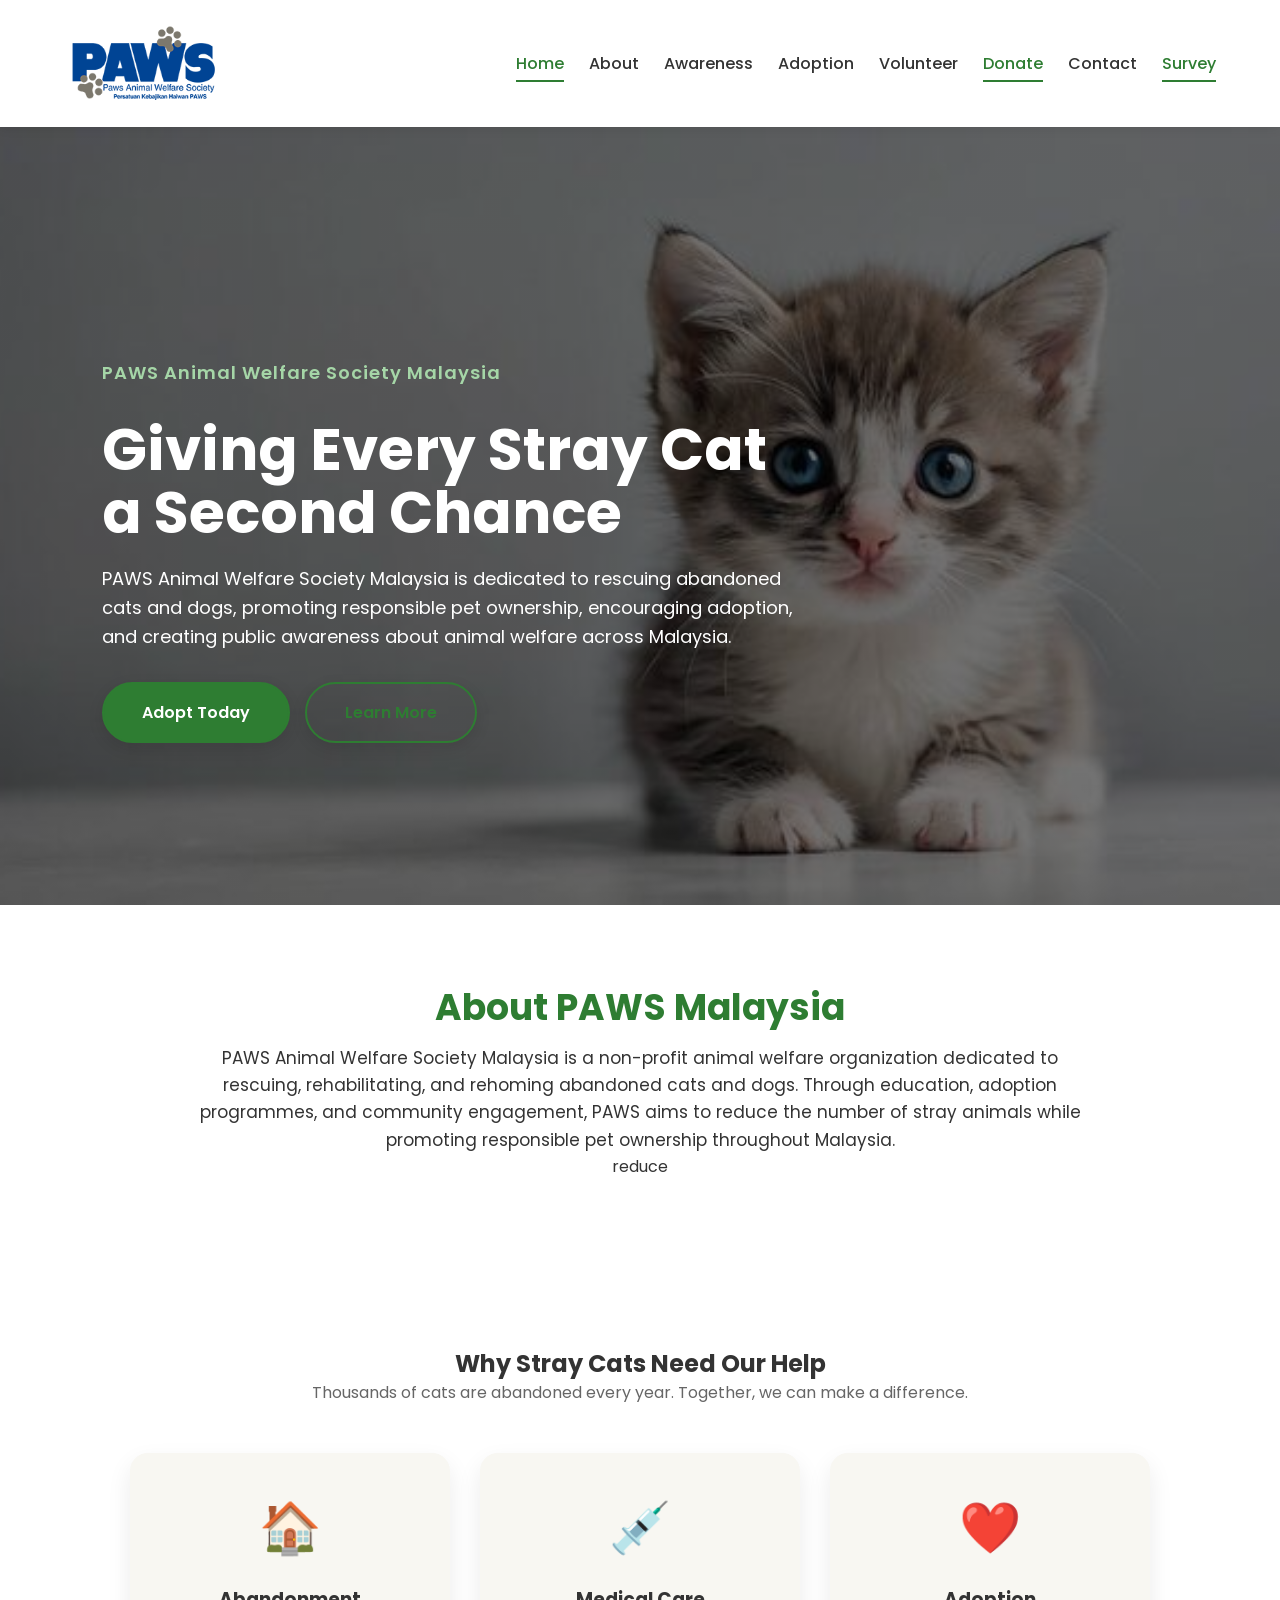
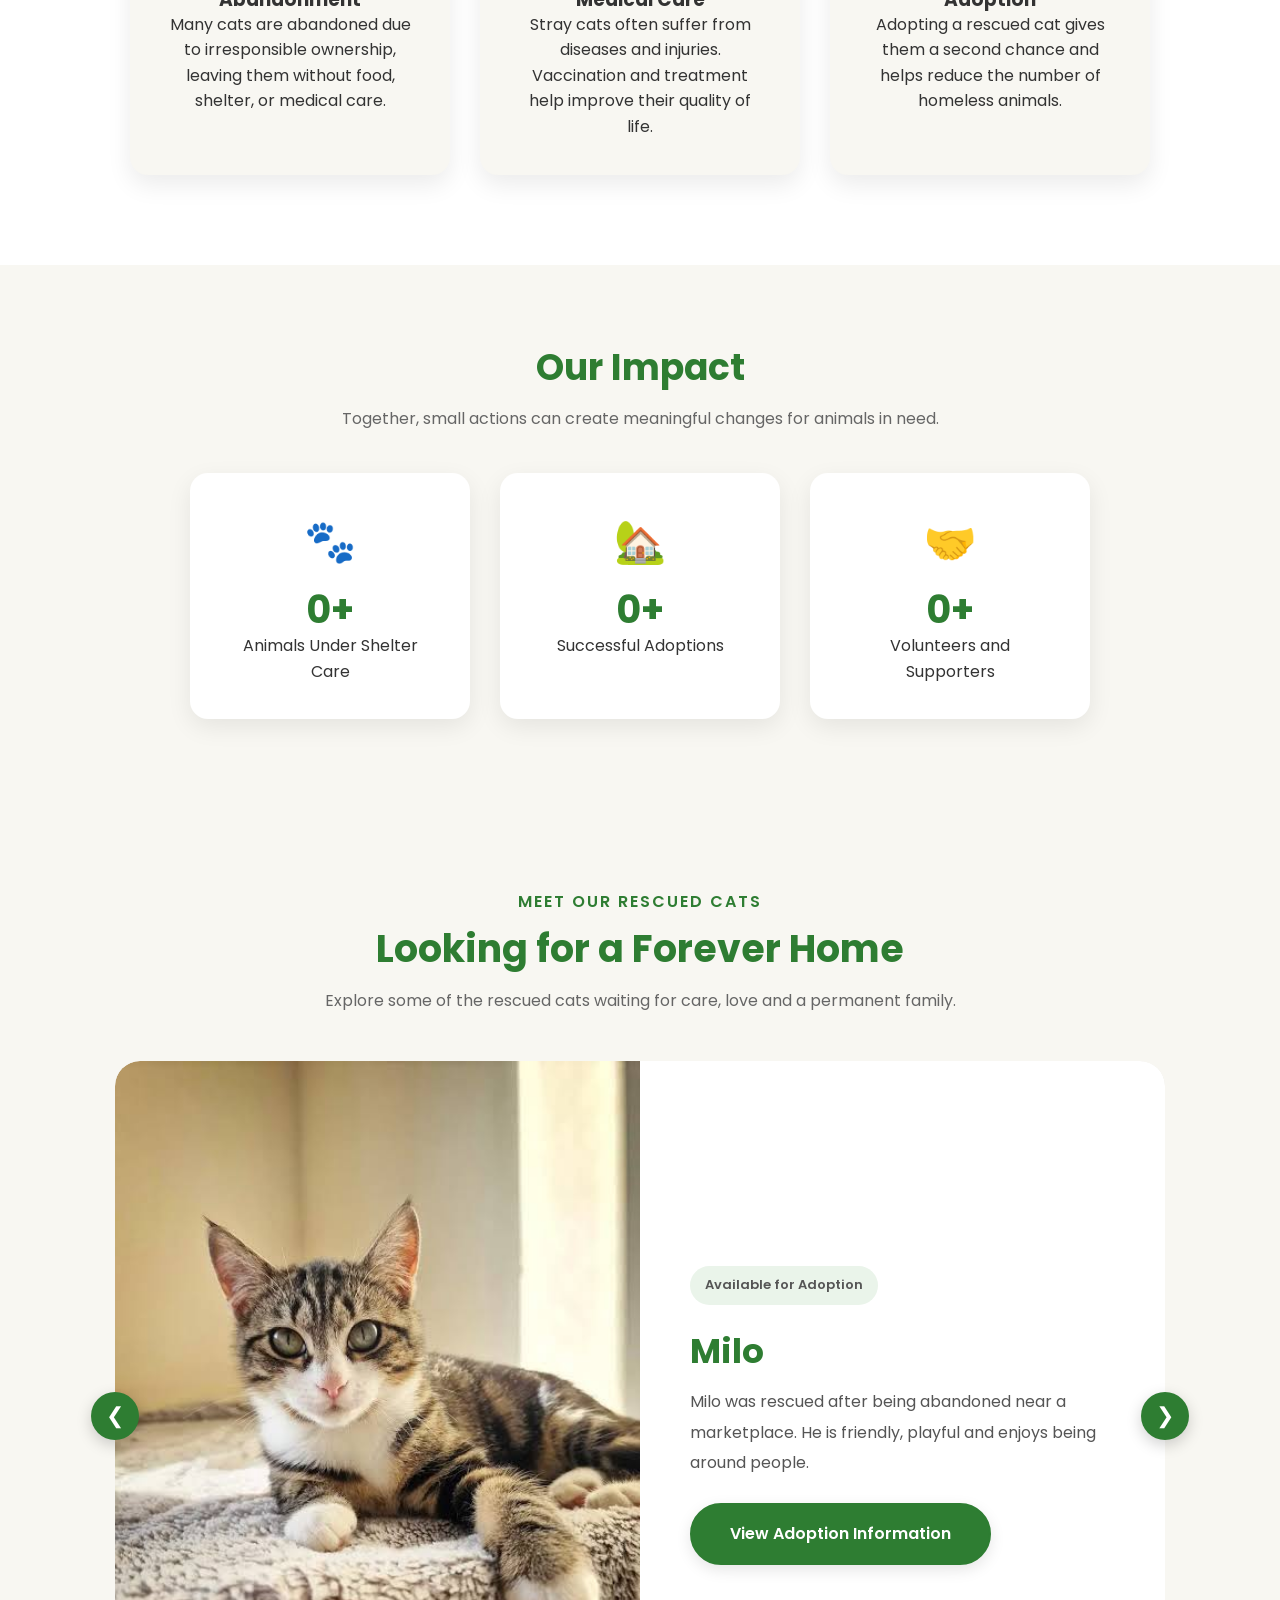
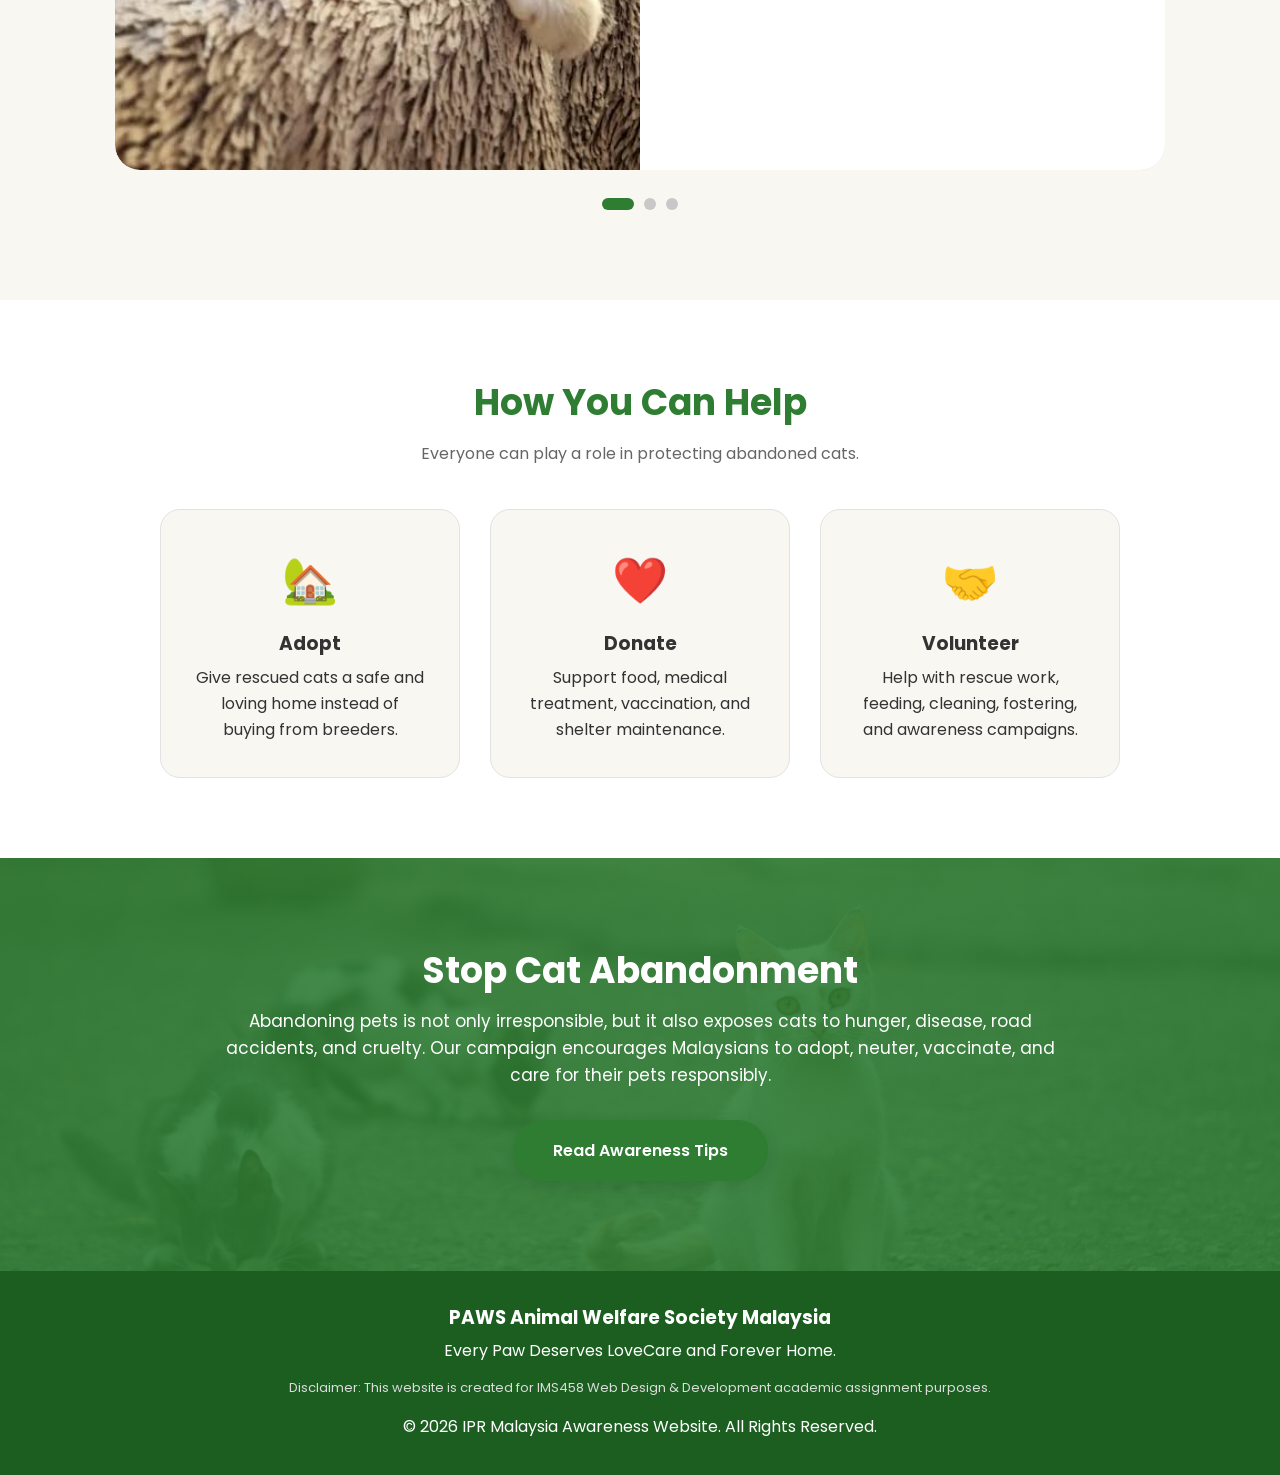
<file: index.html>
<!DOCTYPE html>
<html lang="en">
<head>
    <meta charset="UTF-8">
    <meta name="viewport" content="width=device-width, initial-scale=1.0">
 <title>PAWS Animal Welfare Society Malaysia</title>

    <link rel="stylesheet" href="style.css">

    <link href="https://fonts.googleapis.com/css2?family=Poppins:wght@300;400;600;700&display=swap" rel="stylesheet">
</head>

<body>

    <!-- HEADER -->
    <header>
        <nav class="navbar">
            <a href="index.html" class="logo">
              <img src="images/paws-logo.png" alt="PAWS Malaysia Logo"> 
            </a>

            <ul class="nav-links">
                <li><a href="index.html" class="active">Home</a></li>
                <li><a href="about.html">About</a></li>
                <li><a href="awareness.html">Awareness</a></li>
                <li><a href="adoption.html">Adoption</a></li>
                <li><a href="volunteer.html">Volunteer</a></li>
                <li><a href="donate.html"class="active">Donate</a></li>
                <li><a href="contact.html">Contact</a></li>
                <li><a href="survey.html" class="active">Survey</a></li>
            </ul>
        </nav>
    </header>

    <!-- HERO SECTION -->
    <section class="hero">
        <div class="hero-content">
             <p class="tagline">PAWS Animal Welfare Society Malaysia</p>

             <h1>Giving Every Stray Cat a Second Chance</h1>

             <p>
              PAWS Animal Welfare Society Malaysia is dedicated to rescuing abandoned cats and dogs,
             promoting responsible pet ownership, encouraging adoption, and creating public awareness
             about animal welfare across Malaysia.
             </p>

            <div class="hero-buttons">
                <a href="adoption.html" class="btn primary-btn">Adopt Today</a>
                <a href="awareness.html" class="btn secondary-btn">Learn More</a>
            </div>
        </div>
    </section>

    <!-- INTRO SECTION -->
   <section class="intro fade-in">
        <div class="intro-text">
            <h2>About PAWS Malaysia</h2>
            <p>
              <p>
             PAWS Animal Welfare Society Malaysia is a non-profit animal welfare organization dedicated
             to rescuing, rehabilitating, and rehoming abandoned cats and dogs. Through education,
             adoption programmes, and community engagement, PAWS aims to reduce the number of stray
             animals while promoting responsible pet ownership throughout Malaysia.
</p>reduce
        
            </p>
        </div>
    </section>
    <!-- WHY STRAY CATS NEED HELP -->

<section class="why fade-in">

    <h2>Why Stray Cats Need Our Help</h2>

    <p class="section-desc">
        Thousands of cats are abandoned every year. Together, we can make a difference.
    </p>

    <div class="why-container">

        <div class="why-card">
            <div class="why-icon">🏠</div>
            <h3>Abandonment</h3>
            <p>
                Many cats are abandoned due to irresponsible ownership,
                leaving them without food, shelter, or medical care.
            </p>
        </div>

        <div class="why-card">
            <div class="why-icon">💉</div>
            <h3>Medical Care</h3>
            <p>
                Stray cats often suffer from diseases and injuries.
                Vaccination and treatment help improve their quality of life.
            </p>
        </div>

        <div class="why-card">
            <div class="why-icon">❤️</div>
            <h3>Adoption</h3>
            <p>
                Adopting a rescued cat gives them a second chance
                and helps reduce the number of homeless animals.
            </p>
        </div>

    </div>

</section>

    <!-- IMPACT SECTION -->
    <section class="impact fade-in" id="impact">

    <h2>Our Impact</h2>

    <p class="section-desc">
        Together, small actions can create meaningful changes for animals in need.
    </p>

    <div class="impact-container">

        <div class="impact-box">
            <div class="impact-icon">🐾</div>

            <h3>
                <span class="counter" data-target="500">0</span>+
            </h3>

            <p>Animals Under Shelter Care</p>
        </div>

        <div class="impact-box">
            <div class="impact-icon">🏡</div>

            <h3>
                <span class="counter" data-target="350">0</span>+
            </h3>

            <p>Successful Adoptions</p>
        </div>

        <div class="impact-box">
            <div class="impact-icon">🤝</div>

            <h3>
                <span class="counter" data-target="100">0</span>+
            </h3>

            <p>Volunteers and Supporters</p>
        </div>

    </div>

</section>
<!-- ADOPTABLE CAT SLIDER -->

<section class="cat-slider-section fade-in">

    <div class="slider-heading">
        <p class="small-title">Meet Our Rescued Cats</p>

        <h2>Looking for a Forever Home</h2>

        <p class="section-desc">
            Explore some of the rescued cats waiting for care, love and a permanent family.
        </p>
    </div>

    <div class="slider">

        <button class="slider-btn previous-btn" type="button"> 
            &#10094;
        </button>

        <div class="slides">

            <article class="slide active">

                <div class="slide-image">
                    <img src="images/rescue1.jpg"
                         alt="Milo, a rescued cat">
                </div>

                <div class="slide-content">
                    <p class="cat-status">Available for Adoption</p>

                    <h3>Milo</h3>

                    <p>
                        Milo was rescued after being abandoned near a marketplace.
                        He is friendly, playful and enjoys being around people.
                    </p>

                    <a href="adoption.html" class="btn primary-btn">
                        View Adoption Information
                    </a>
                </div>

            </article>

            <article class="slide">

                <div class="slide-image">
                    <img src="images/rescue2.jpg"
                         alt="Luna, a rescued cat">
                </div>

                <div class="slide-content">
                    <p class="cat-status">Available for Adoption</p>

                    <h3>Luna</h3>

                    <p>
                        Luna was rescued together with her kittens. She is calm,
                        affectionate and ready to begin a new life with a caring family.
                    </p>

                    <a href="adoption.html" class="btn primary-btn">
                        View Adoption Information
                    </a>
                </div>

            </article>

            <article class="slide">

                <div class="slide-image">
                    <img src="images/rescue3.jpg"
                         alt="Leo, a rescued cat">
                </div>

                <div class="slide-content">
                    <p class="cat-status">Available for Adoption</p>

                    <h3>Leo</h3>

                    <p>
                        Leo was found injured near a roadside. After receiving care,
                        he recovered well and is now looking for a safe indoor home.
                    </p>

                    <a href="adoption.html" class="btn primary-btn">
                        View Adoption Information
                    </a>
                </div>

            </article>

        </div>

       <button class="slider-btn next-btn" type="button">
         &#10095;
       </button>

    </div>

    <div class="slider-dots">

        <button class="dot active"
                type="button"
                data-slide="0"
                aria-label="Show Milo"></button>

        <button class="dot"
                type="button"
                data-slide="1"
                aria-label="Show Luna"></button>

        <button class="dot"
                type="button"
                data-slide="2"
                aria-label="Show Leo"></button>

    </div>

</section>

    <!-- HELP SECTION -->
   <section class="help fade-in">
        <h2>How You Can Help</h2>
        <p class="section-desc">Everyone can play a role in protecting abandoned cats.</p>

        <div class="help-container">

            <div class="help-card">
                <div class="icon">🏡</div>
                <h3>Adopt</h3>
                <p>Give rescued cats a safe and loving home instead of buying from breeders.</p>
            </div>

            <div class="help-card">
                <div class="icon">❤️</div>
                <h3>Donate</h3>
                <p>Support food, medical treatment, vaccination, and shelter maintenance.</p>
            </div>

            <div class="help-card">
                <div class="icon">🤝</div>
                <h3>Volunteer</h3>
                <p>Help with rescue work, feeding, cleaning, fostering, and awareness campaigns.</p>
            </div>

        </div>
    </section>

    <!-- CAMPAIGN SECTION -->
   <section class="campaign fade-in">
        <div class="campaign-content">
            <h2>Stop Cat Abandonment</h2>
            <p>
                Abandoning pets is not only irresponsible, but it also exposes cats to hunger, disease,
                road accidents, and cruelty. Our campaign encourages Malaysians to adopt, neuter, vaccinate,
                and care for their pets responsibly.
            </p>
            <a href="awareness.html" class="btn primary-btn">Read Awareness Tips</a>
        </div>
    </section>

    <!-- FOOTER -->
    <footer>
        <h3>PAWS Animal Welfare Society Malaysia</h3>
        <p>Every Paw Deserves LoveCare and Forever Home.</p>

        <p class="disclaimer">
            Disclaimer: This website is created for IMS458 Web Design & Development academic assignment purposes.
        </p>
        <p>&copy; 2026 IPR Malaysia Awareness Website. All Rights Reserved.</p>
    </footer>

  <script src="js/script.js"></script>
</body>
</html>
</file>
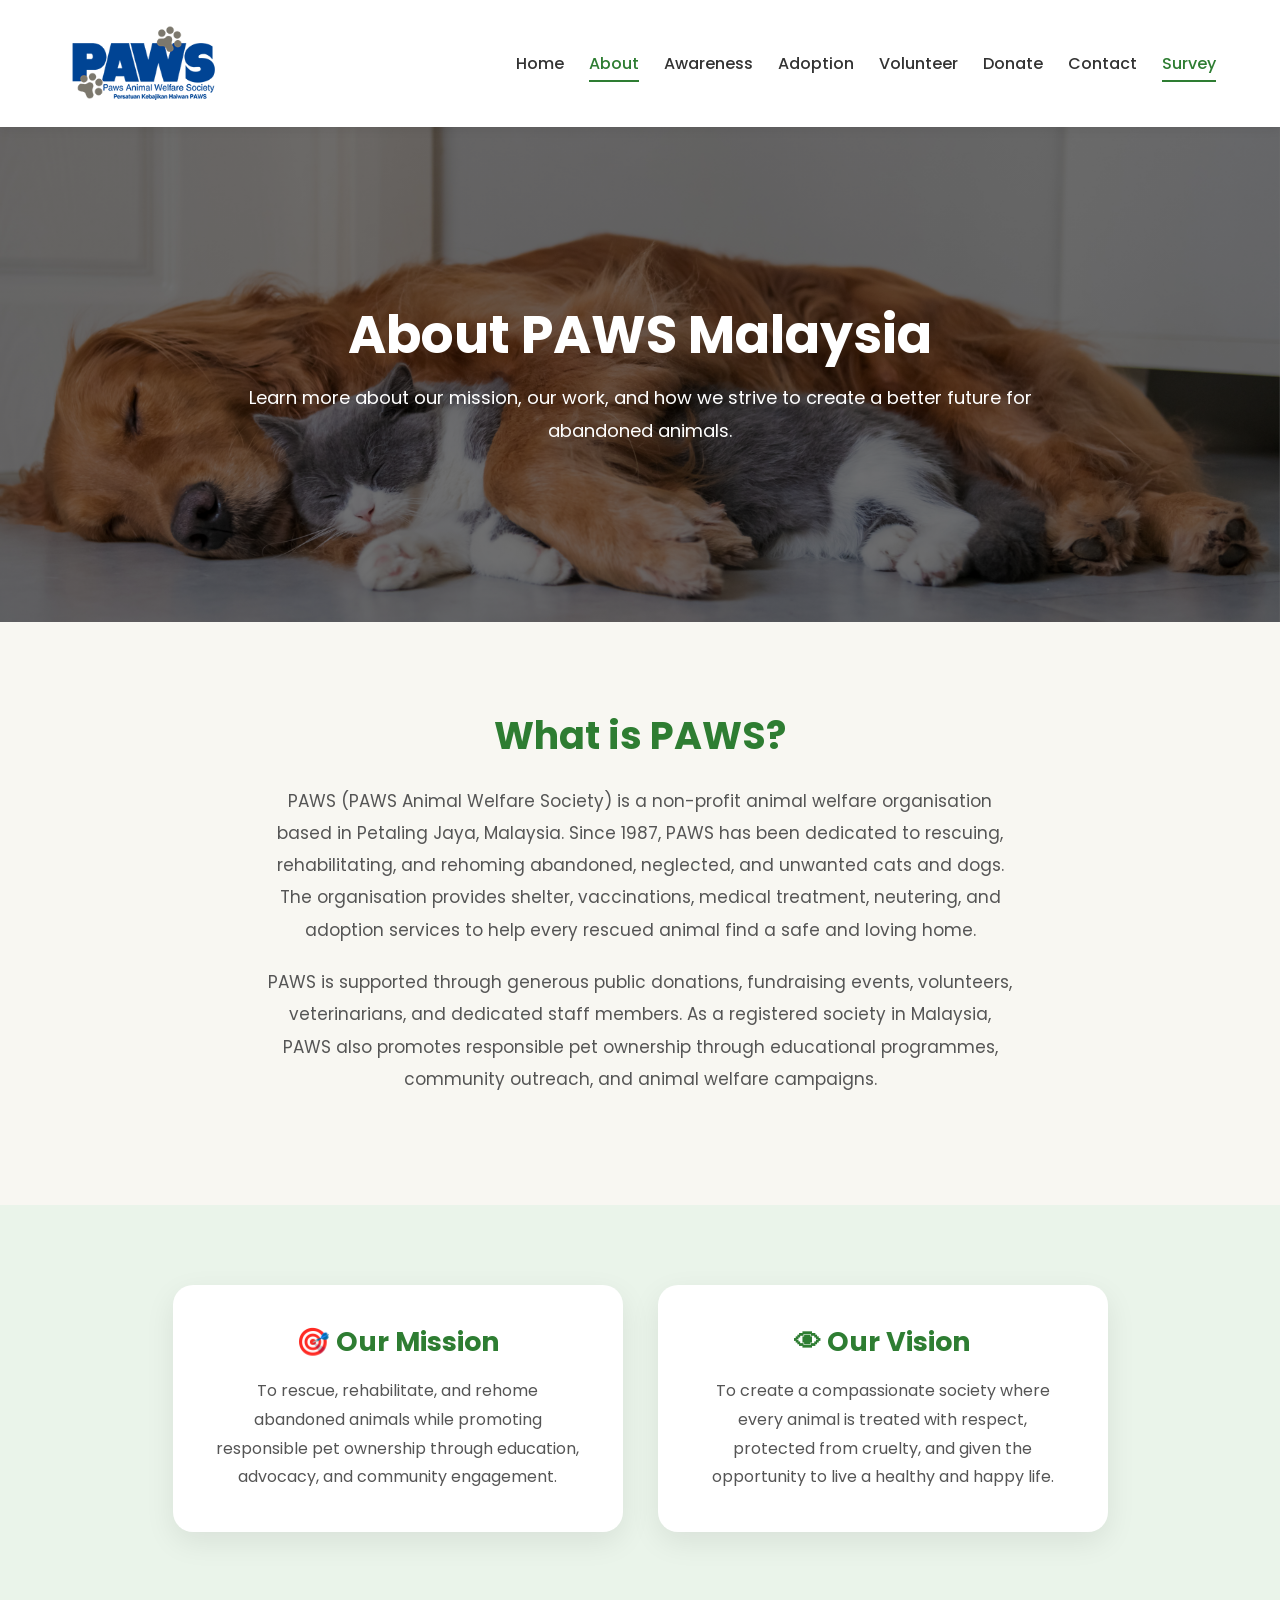
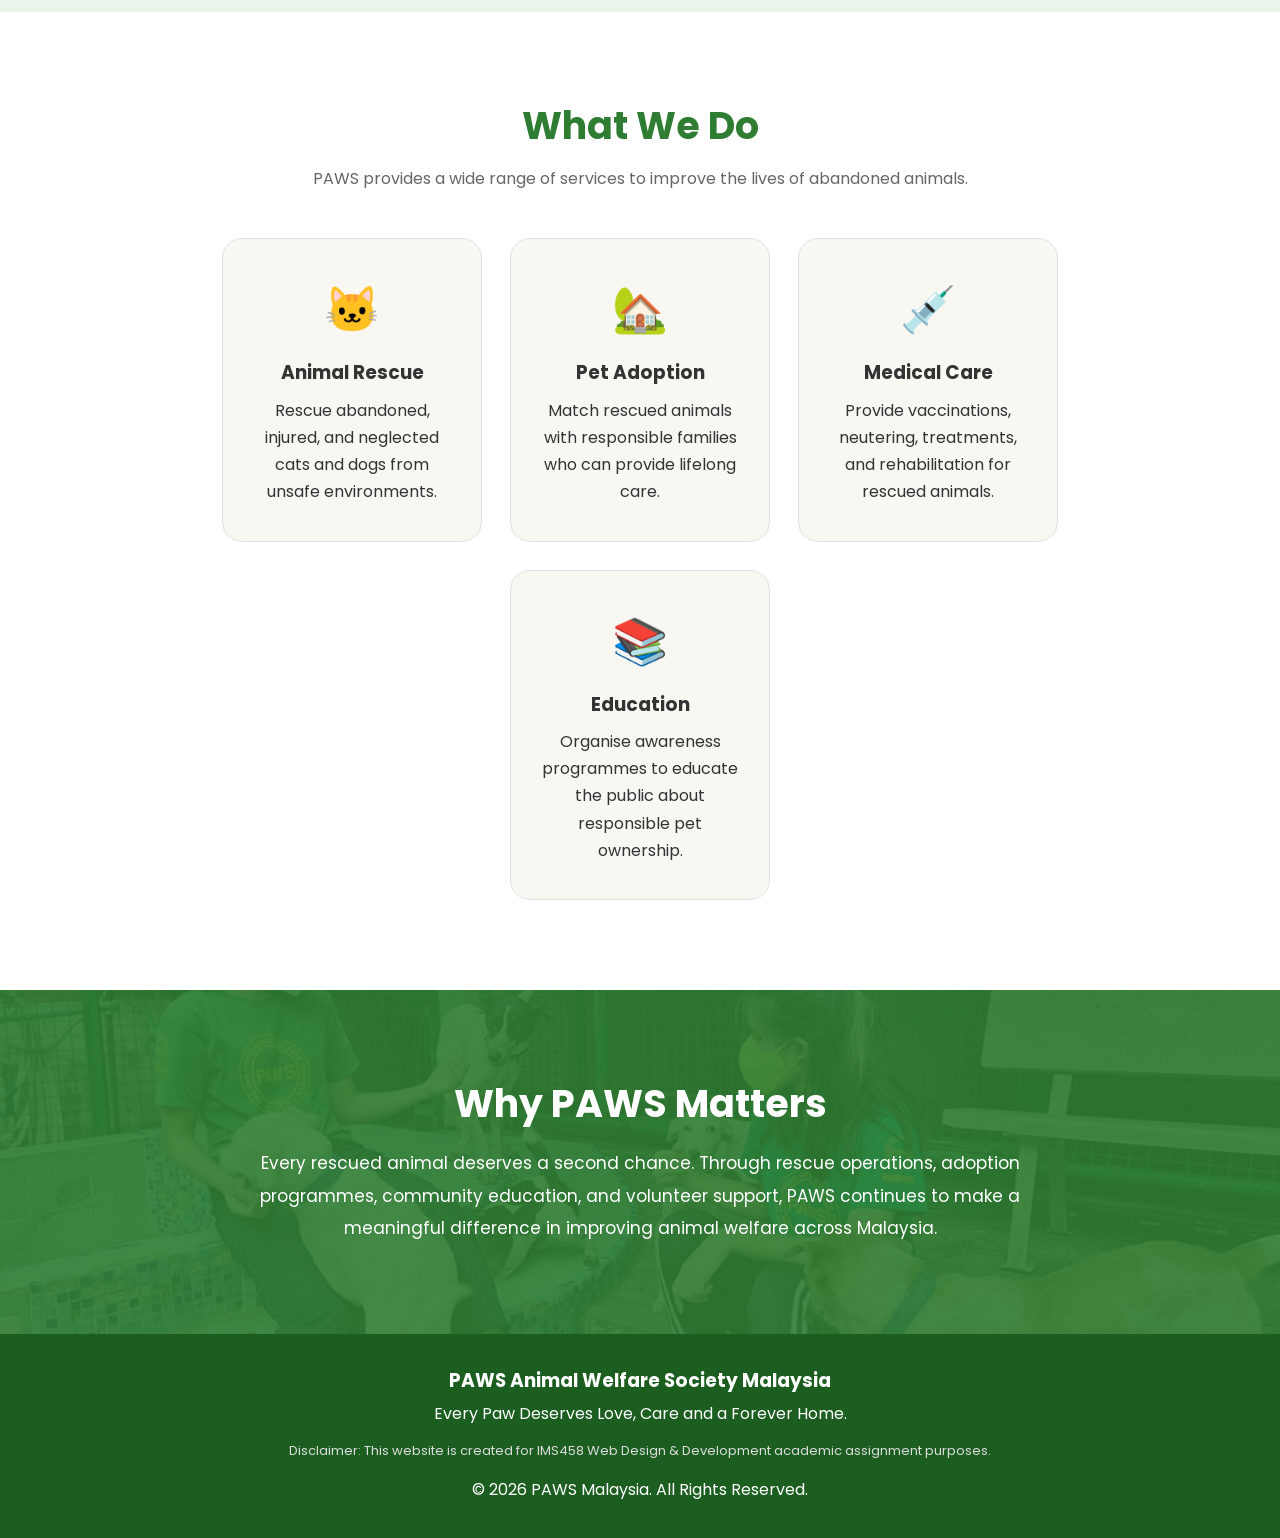
<file: about.html>
<!DOCTYPE html>
<html lang="en">

<head>
    <meta charset="UTF-8">
    <meta name="viewport" content="width=device-width, initial-scale=1.0">
    <title>About PAWS Malaysia</title>

    <link rel="stylesheet" href="style.css">

    <link href="https://fonts.googleapis.com/css2?family=Poppins:wght@300;400;600;700&display=swap" rel="stylesheet">
</head>

<body>

    <!-- HEADER -->
    <header>
        <nav class="navbar">
             <a href="index.html" class="logo">
             <img src="images/paws-logo.png" alt="PAWS Malaysia Logo">
          
              </a>

            <ul class="nav-links">
                <li><a href="index.html">Home</a></li>
                <li><a href="about.html" class="active">About</a></li>
                <li><a href="awareness.html">Awareness</a></li>
                <li><a href="adoption.html">Adoption</a></li>
                <li><a href="volunteer.html">Volunteer</a></li>
                <li><a href="donate.html">Donate</a></li>
                <li><a href="contact.html">Contact</a></li>
               <li><a href="survey.html" class="active">Survey</a></li>
            </ul>
        </nav>
    </header>

    <!-- ABOUT HERO -->
    <section class="page-banner">
        <div class="page-banner-content">
            <h1>About PAWS Malaysia</h1>
            <p>
                Learn more about our mission, our work, and how we strive to create a better future for abandoned animals.
            </p>
        </div>
    </section>

    <!-- WHAT IS PAWS -->
    <section class="about-section">

        <h2>What is PAWS?</h2>

        <p>
            PAWS (PAWS Animal Welfare Society) is a non-profit animal welfare organisation based in
            Petaling Jaya, Malaysia. Since 1987, PAWS has been dedicated to rescuing, rehabilitating,
            and rehoming abandoned, neglected, and unwanted cats and dogs. The organisation provides
            shelter, vaccinations, medical treatment, neutering, and adoption services to help every
            rescued animal find a safe and loving home.
        </p>

        <p>
            PAWS is supported through generous public donations, fundraising events, volunteers,
            veterinarians, and dedicated staff members. As a registered society in Malaysia,
            PAWS also promotes responsible pet ownership through educational programmes,
            community outreach, and animal welfare campaigns.
        </p>

    </section>

    <!-- MISSION & VISION -->

    <section class="mission-vision">

        <div class="mv-box">
            <h2>🎯 Our Mission</h2>

            <p>
                To rescue, rehabilitate, and rehome abandoned animals while promoting responsible
                pet ownership through education, advocacy, and community engagement.
            </p>
        </div>

        <div class="mv-box">

            <h2>👁 Our Vision</h2>

            <p>
                To create a compassionate society where every animal is treated with respect,
                protected from cruelty, and given the opportunity to live a healthy and happy life.
            </p>

        </div>

    </section>

    <!-- WHAT WE DO -->

    <section class="services">

        <h2>What We Do</h2>

        <p class="section-desc">
            PAWS provides a wide range of services to improve the lives of abandoned animals.
        </p>

        <div class="service-container">

            <div class="service-card">
                <div class="icon">🐱</div>
                <h3>Animal Rescue</h3>
                <p>
                    Rescue abandoned, injured, and neglected cats and dogs from unsafe environments.
                </p>
            </div>

            <div class="service-card">
                <div class="icon">🏡</div>
                <h3>Pet Adoption</h3>
                <p>
                    Match rescued animals with responsible families who can provide lifelong care.
                </p>
            </div>

            <div class="service-card">
                <div class="icon">💉</div>
                <h3>Medical Care</h3>
                <p>
                    Provide vaccinations, neutering, treatments, and rehabilitation for rescued animals.
                </p>
            </div>

            <div class="service-card">
                <div class="icon">📚</div>
                <h3>Education</h3>
                <p>
                    Organise awareness programmes to educate the public about responsible pet ownership.
                </p>
            </div>

        </div>

    </section>

    <!-- WHY PAWS -->

    <section class="about-ending">

        <h2>Why PAWS Matters</h2>

        <p>
            Every rescued animal deserves a second chance. Through rescue operations,
            adoption programmes, community education, and volunteer support,
            PAWS continues to make a meaningful difference in improving animal welfare
            across Malaysia.
        </p>

    </section>

    <!-- FOOTER -->

    <footer>

        <h3>PAWS Animal Welfare Society Malaysia</h3>

        <p>Every Paw Deserves Love, Care and a Forever Home.</p>

        <p class="disclaimer">
            Disclaimer: This website is created for IMS458 Web Design & Development academic assignment purposes.
        </p>

        <p>&copy; 2026 PAWS Malaysia. All Rights Reserved.</p>

    </footer>

<script src="js/script.js"></script>

</body>
</html>
</file>
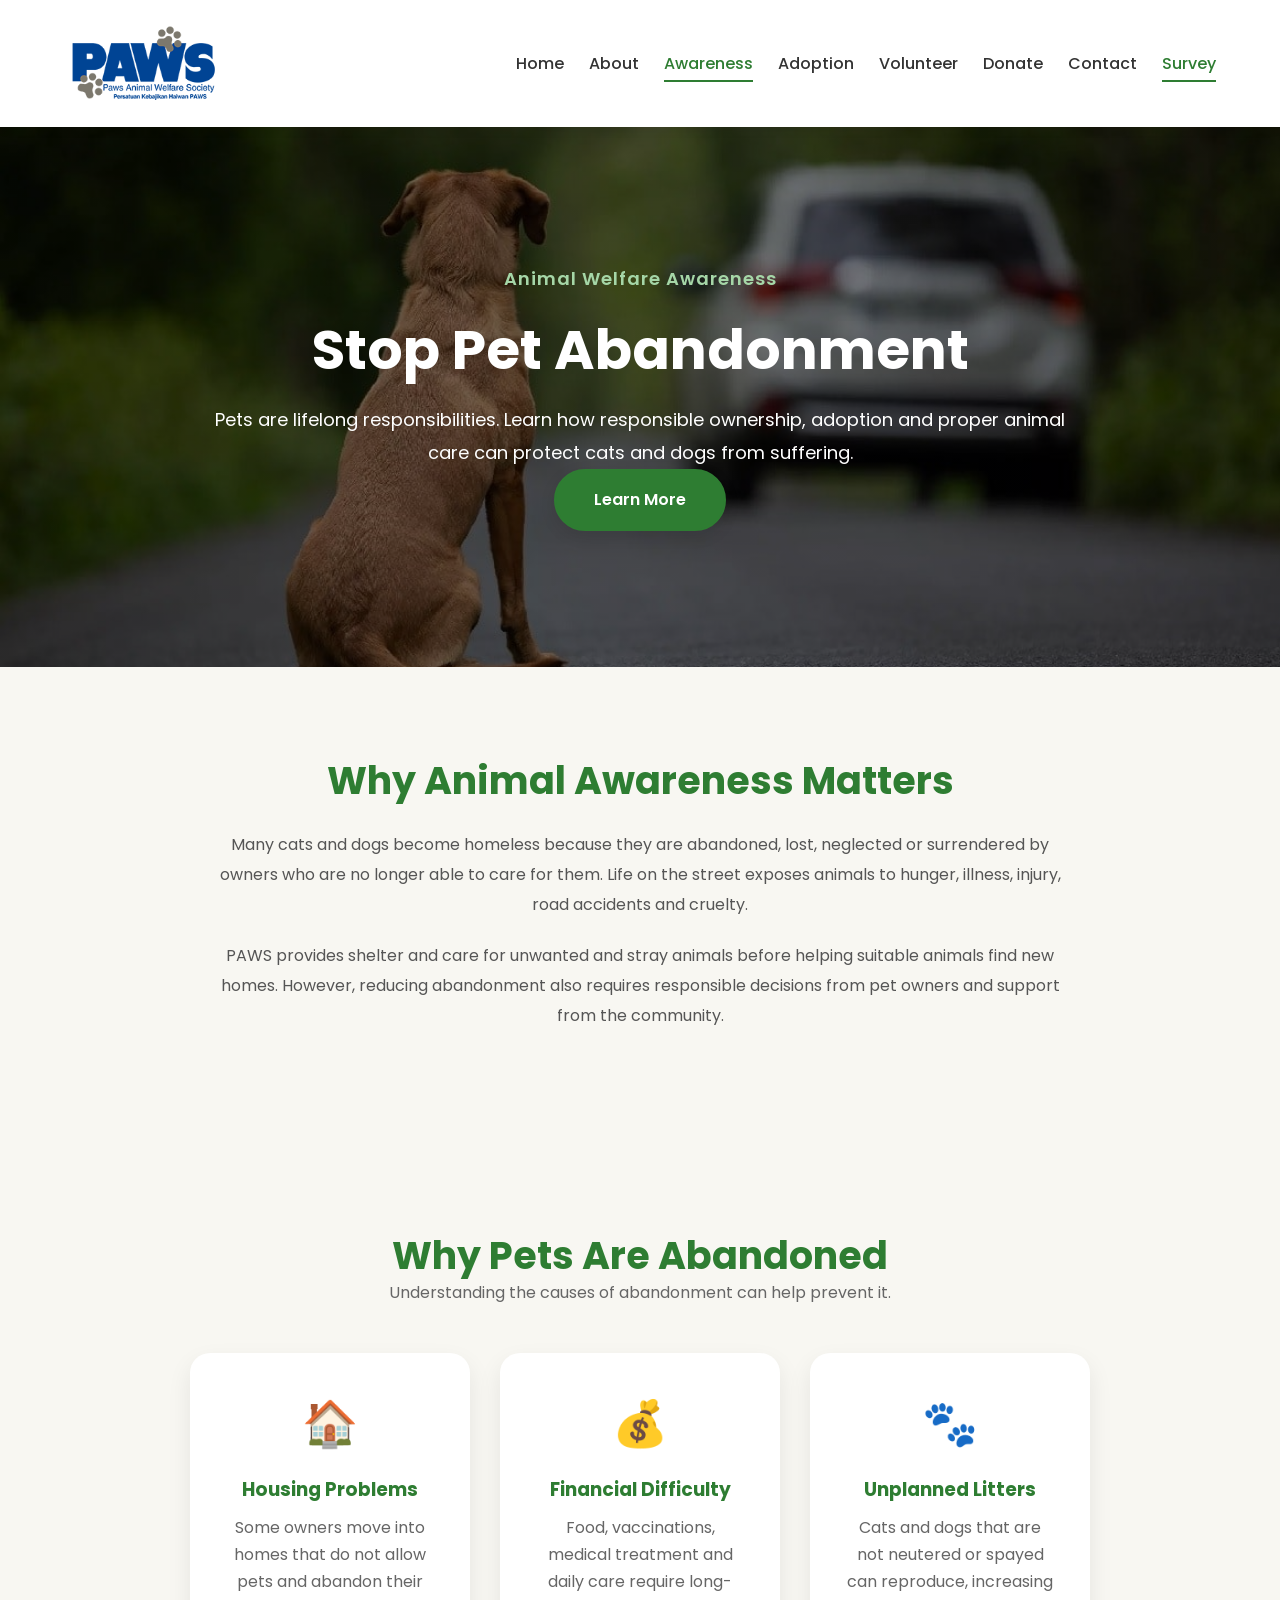
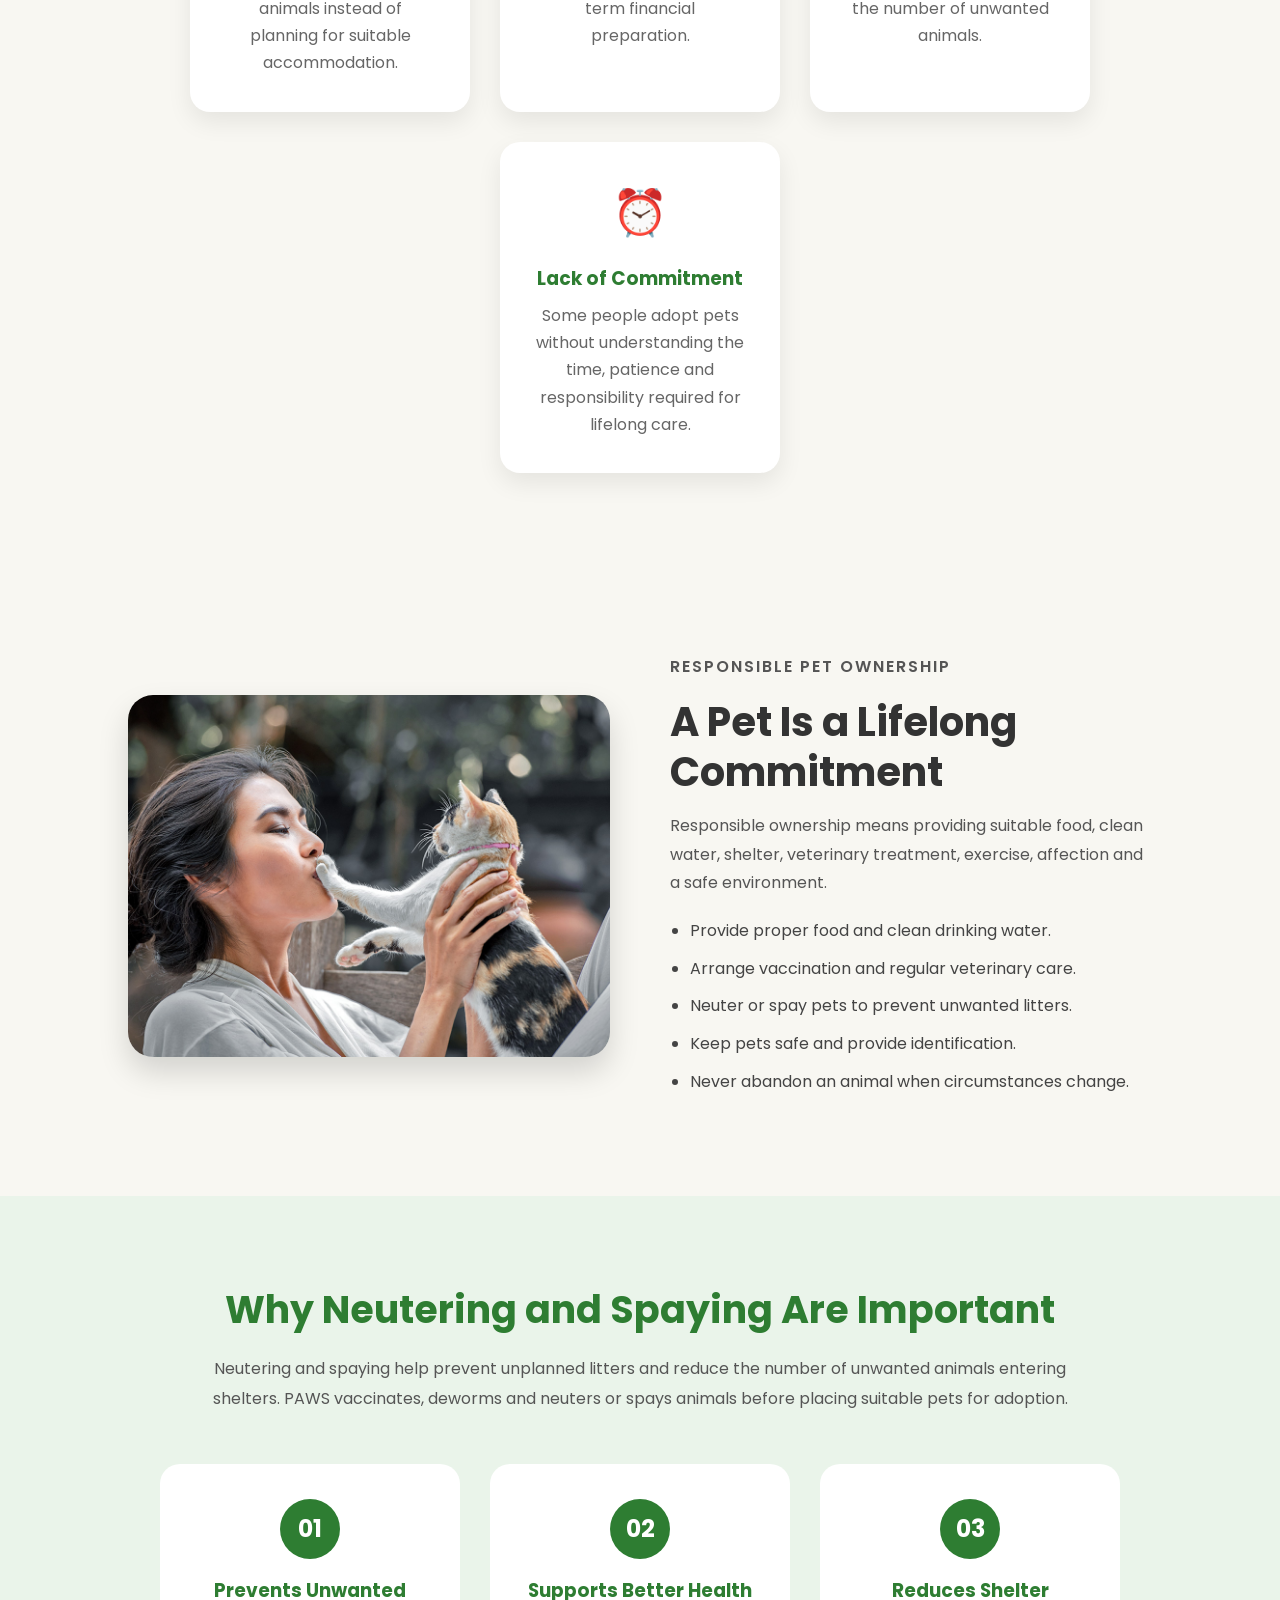
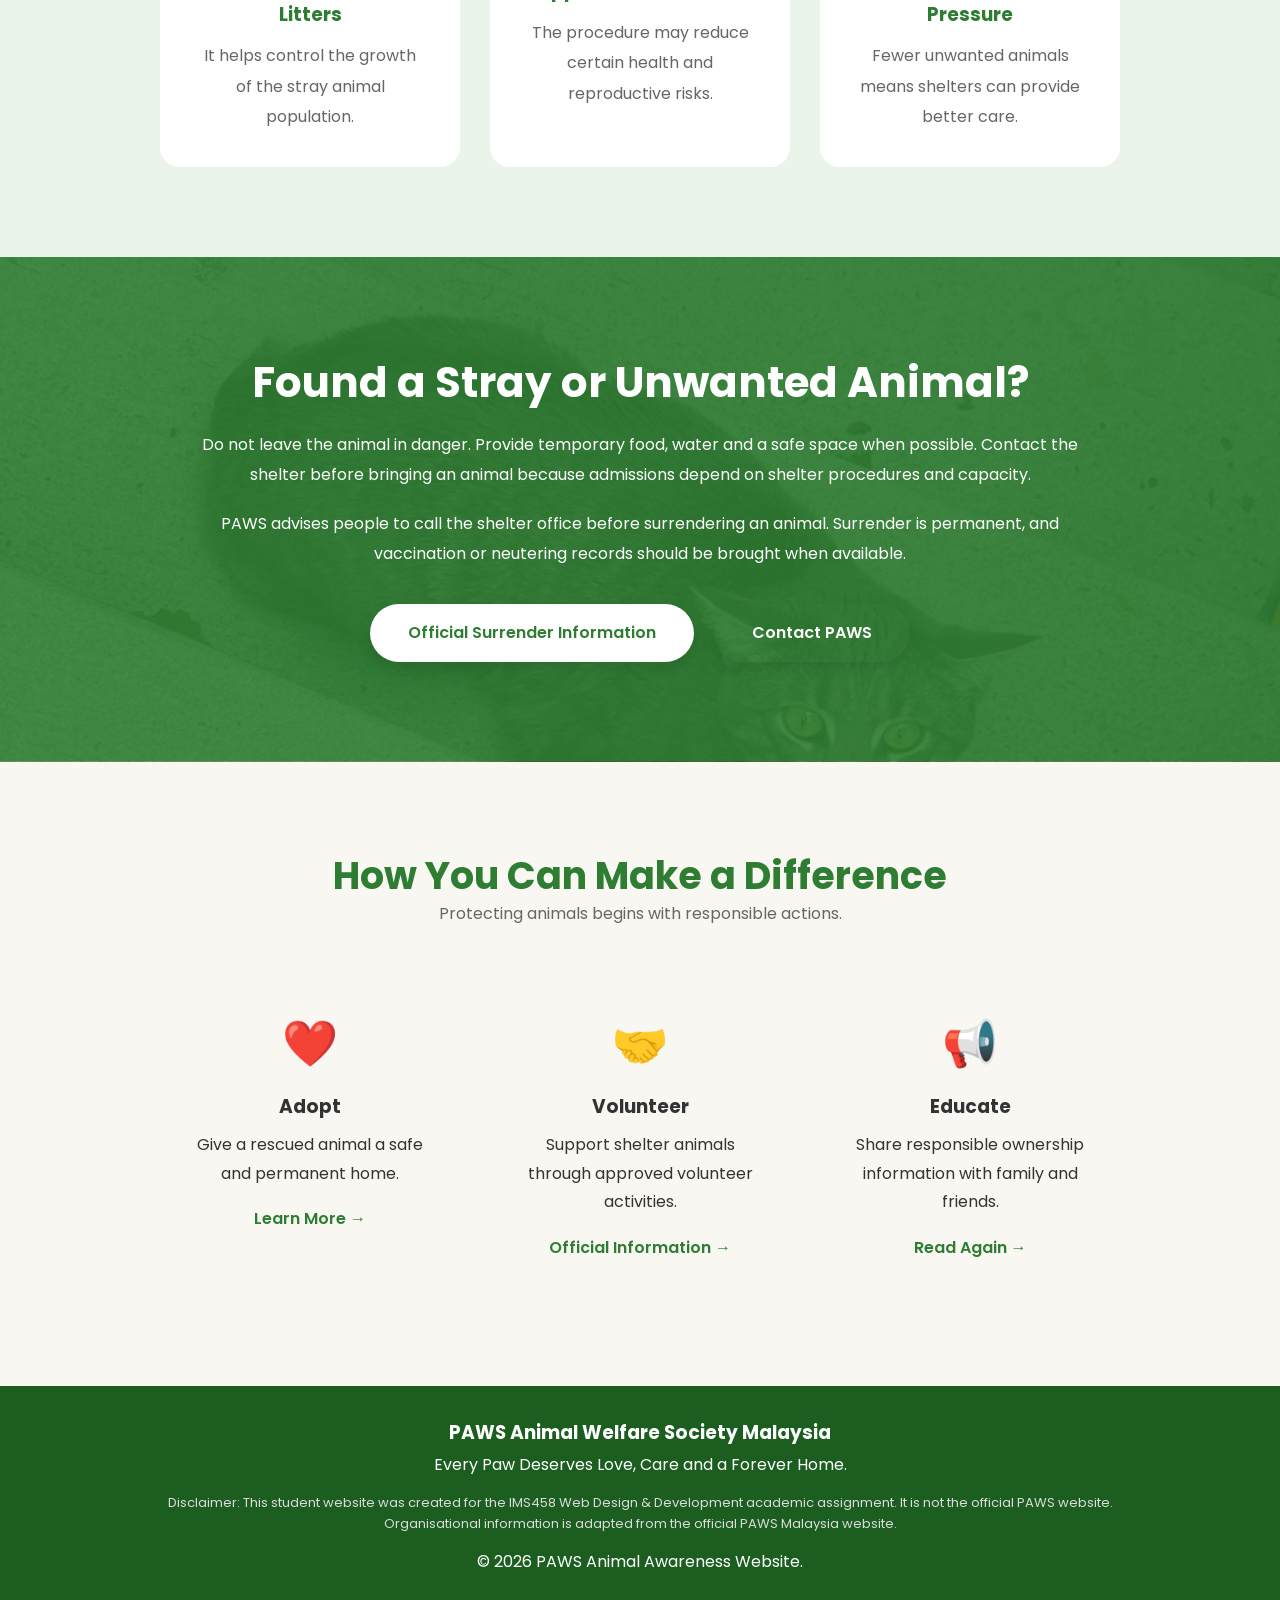
<file: awareness.html>
<!DOCTYPE html>
<html lang="en">

<head>
    <meta charset="UTF-8">
    <meta name="viewport" content="width=device-width, initial-scale=1.0">

    <title>Animal Awareness | PAWS Malaysia</title>

    <link rel="stylesheet" href="style.css">

    <link href="https://fonts.googleapis.com/css2?family=Poppins:wght@300;400;600;700&display=swap"
          rel="stylesheet">
    
</head>

<body>

    <!-- HEADER -->
    <header>
        <nav class="navbar">

             <a href="index.html" class="logo">
              <img src="images/paws-logo.png"alt="PAWS Malaysia Logo">
          
             </a>

            <ul class="nav-links">
                <li><a href="index.html">Home</a></li>
                <li><a href="about.html">About</a></li>
                <li><a href="awareness.html" class="active">Awareness</a></li>
                <li><a href="adoption.html">Adoption</a></li>
                <li><a href="volunteer.html">Volunteer</a></li>
                <li><a href="donate.html">Donate</a></li>
                <li><a href="contact.html">Contact</a></li>
               <li><a href="survey.html" class="active">Survey</a></li>
            </ul>

        </nav>
    </header>


    <!-- AWARENESS BANNER -->
    <section class="awareness-banner">

        <div class="awareness-banner-content">

            <p class="tagline">Animal Welfare Awareness</p>

            <h1>Stop Pet Abandonment</h1>

            <p>
                Pets are lifelong responsibilities. Learn how responsible ownership,
                adoption and proper animal care can protect cats and dogs from suffering.
            </p>

            <a href="#learn-more" class="btn primary-btn">Learn More</a>

        </div>

    </section>


    <!-- INTRODUCTION -->
    <section class="awareness-intro" id="learn-more">

        <h2>Why Animal Awareness Matters</h2>

        <p>
            Many cats and dogs become homeless because they are abandoned, lost,
            neglected or surrendered by owners who are no longer able to care for them.
            Life on the street exposes animals to hunger, illness, injury, road accidents
            and cruelty.
        </p>

        <p>
            PAWS provides shelter and care for unwanted and stray animals before helping
            suitable animals find new homes. However, reducing abandonment also requires
            responsible decisions from pet owners and support from the community.
        </p>

    </section>


    <!-- REASONS FOR ABANDONMENT -->
    <section class="awareness-topics">

        <h2>Why Pets Are Abandoned</h2>

        <p class="section-desc">
            Understanding the causes of abandonment can help prevent it.
        </p>

        <div class="topic-container">

            <div class="topic-card">

                <div class="topic-icon">🏠</div>

                <h3>Housing Problems</h3>

                <p>
                    Some owners move into homes that do not allow pets and abandon
                    their animals instead of planning for suitable accommodation.
                </p>

            </div>


            <div class="topic-card">

                <div class="topic-icon">💰</div>

                <h3>Financial Difficulty</h3>

                <p>
                    Food, vaccinations, medical treatment and daily care require
                    long-term financial preparation.
                </p>

            </div>


            <div class="topic-card">

                <div class="topic-icon">🐾</div>

                <h3>Unplanned Litters</h3>

                <p>
                    Cats and dogs that are not neutered or spayed can reproduce,
                    increasing the number of unwanted animals.
                </p>

            </div>


            <div class="topic-card">

                <div class="topic-icon">⏰</div>

                <h3>Lack of Commitment</h3>

                <p>
                    Some people adopt pets without understanding the time,
                    patience and responsibility required for lifelong care.
                </p>

            </div>

        </div>

    </section>


    <!-- RESPONSIBLE OWNERSHIP -->
    <section class="responsible-section">

        <div class="responsible-image">

            <img src="images/responsible-owner.jpg"
                 alt="Responsible pet owner caring for a rescued cat">

        </div>


        <div class="responsible-content">

            <p class="small-title">Responsible Pet Ownership</p>

            <h2>A Pet Is a Lifelong Commitment</h2>

            <p>
                Responsible ownership means providing suitable food, clean water,
                shelter, veterinary treatment, exercise, affection and a safe environment.
            </p>

            <ul class="responsible-list">
                <li>Provide proper food and clean drinking water.</li>
                <li>Arrange vaccination and regular veterinary care.</li>
                <li>Neuter or spay pets to prevent unwanted litters.</li>
                <li>Keep pets safe and provide identification.</li>
                <li>Never abandon an animal when circumstances change.</li>
            </ul>

        </div>

    </section>


    <!-- NEUTERING SECTION -->
    <section class="neutering-section">

        <h2>Why Neutering and Spaying Are Important</h2>

        <p>
            Neutering and spaying help prevent unplanned litters and reduce the number
            of unwanted animals entering shelters. PAWS vaccinates, deworms and
            neuters or spays animals before placing suitable pets for adoption.
        </p>

        <div class="benefit-container">

            <div class="benefit-box">
                <span>01</span>
                <h3>Prevents Unwanted Litters</h3>
                <p>
                    It helps control the growth of the stray animal population.
                </p>
            </div>

            <div class="benefit-box">
                <span>02</span>
                <h3>Supports Better Health</h3>
                <p>
                    The procedure may reduce certain health and reproductive risks.
                </p>
            </div>

            <div class="benefit-box">
                <span>03</span>
                <h3>Reduces Shelter Pressure</h3>
                <p>
                    Fewer unwanted animals means shelters can provide better care.
                </p>
            </div>

        </div>

    </section>


    <!-- WHAT TO DO -->
    <section class="found-animal">

        <div class="found-content">

            <h2>Found a Stray or Unwanted Animal?</h2>

            <p>
                Do not leave the animal in danger. Provide temporary food, water
                and a safe space when possible. Contact the shelter before bringing
                an animal because admissions depend on shelter procedures and capacity.
            </p>

            <p>
                PAWS advises people to call the shelter office before surrendering
                an animal. Surrender is permanent, and vaccination or neutering records
                should be brought when available.
            </p>

            <div class="awareness-buttons">

                <a href="https://www.paws.org.my/surrender/"
                   target="_blank"
                   class="btn light-btn">
                    Official Surrender Information
                </a>

                <a href="contact.html"
                   class="btn outline-light-btn">
                    Contact PAWS
                </a>

            </div>

        </div>

    </section>


    <!-- ACTION CARDS -->
    <section class="take-action">

        <h2>How You Can Make a Difference</h2>

        <p class="section-desc">
            Protecting animals begins with responsible actions.
        </p>

        <div class="action-container">

            <div class="action-card">
                <div class="action-icon">❤️</div>
                <h3>Adopt</h3>
                <p>
                    Give a rescued animal a safe and permanent home.
                </p>
                <a href="adoption.html">Learn More →</a>
            </div>

            <div class="action-card">
                <div class="action-icon">🤝</div>
                <h3>Volunteer</h3>
                <p>
                    Support shelter animals through approved volunteer activities.
                </p>
                <a href="https://www.paws.org.my/volunteer/"
                   target="_blank">
                    Official Information →
                </a>
            </div>

            <div class="action-card">
                <div class="action-icon">📢</div>
                <h3>Educate</h3>
                <p>
                    Share responsible ownership information with family and friends.
                </p>
                <a href="#learn-more">Read Again →</a>
            </div>

        </div>

    </section>


    <!-- FOOTER -->
    <footer>

        <h3>PAWS Animal Welfare Society Malaysia</h3>

        <p>Every Paw Deserves Love, Care and a Forever Home.</p>

        <p class="disclaimer">
            Disclaimer: This student website was created for the IMS458 Web Design
            & Development academic assignment. It is not the official PAWS website.
            Organisational information is adapted from the official PAWS Malaysia website.
        </p>

        <p>&copy; 2026 PAWS Animal Awareness Website.</p>

    </footer>

<script src="js/script.js"></script>

</body>
</html>
</file>
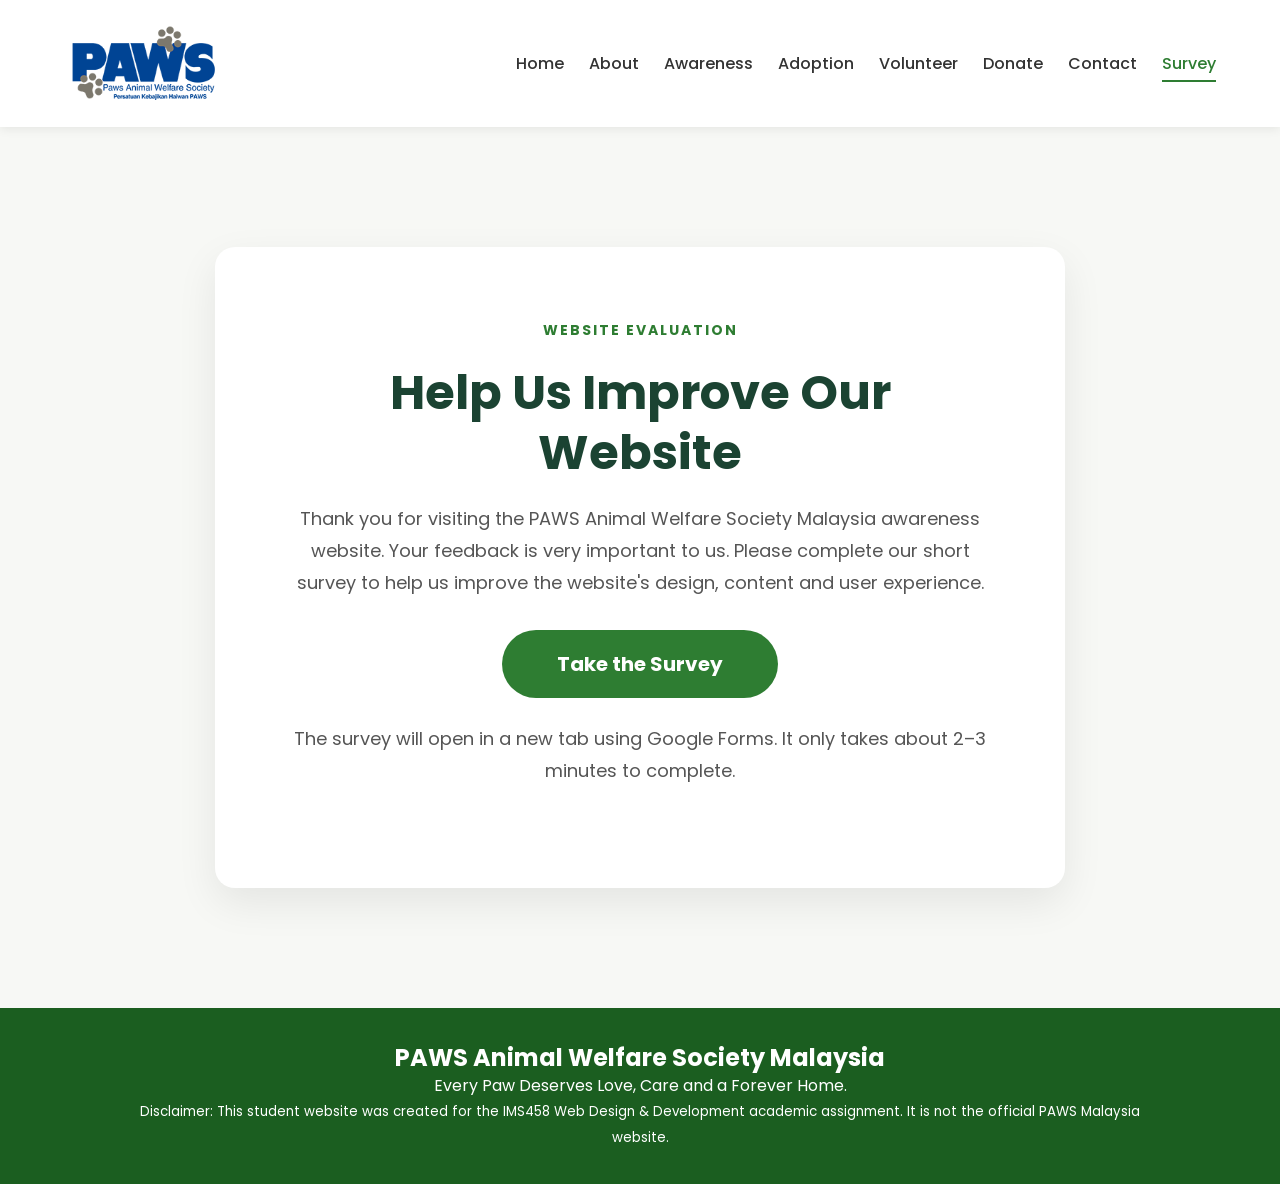
<file: survey.html>
<!DOCTYPE html>
<html lang="en">
<head>
    <meta charset="UTF-8">
    <meta name="viewport" content="width=device-width, initial-scale=1.0">
    <title>Survey | PAWS Animal Welfare Society Malaysia</title>

    <link rel="stylesheet" href="style.css">

    <link href="https://fonts.googleapis.com/css2?family=Poppins:wght@300;400;500;600;700;800&display=swap" rel="stylesheet">
</head>

<body>

<!-- HEADER -->

<header class="header">
    <nav class="navbar">

        <a href="index.html" class="logo">
            <img src="images/paws-logo.png" alt="PAWS Logo">
        </a>

        <ul class="nav-links">
            <li><a href="index.html">Home</a></li>
            <li><a href="about.html">About</a></li>
            <li><a href="awareness.html">Awareness</a></li>
            <li><a href="adoption.html">Adoption</a></li>
            <li><a href="volunteer.html">Volunteer</a></li>
            <li><a href="donate.html">Donate</a></li>
            <li><a href="contact.html">Contact</a></li>
            <li><a href="survey.html" class="active">Survey</a></li>
        </ul>

    </nav>
</header>

<!-- SURVEY HERO -->

<section class="survey-section">

    <div class="survey-box">

        <span class="survey-subtitle">
            WEBSITE EVALUATION
        </span>

        <h1>
            Help Us Improve Our Website
        </h1>

        <p>
            Thank you for visiting the PAWS Animal Welfare Society Malaysia
            awareness website. Your feedback is very important to us.
            Please complete our short survey to help us improve the website's
            design, content and user experience.
        </p>

        <a href="https://docs.google.com/forms/d/e/1FAIpQLSdiGAWnLewkK1NjgNd5lhO3GVxJbbYBSaje3IdWVddOYlQ0ZA/viewform?usp=header"
           target="_blank"
           class="survey-button">

            Take the Survey

        </a>

        <p class="survey-note">
            The survey will open in a new tab using Google Forms.
            It only takes about 2–3 minutes to complete.
        </p>

    </div>

</section>

<!-- FOOTER -->

<footer class="footer">

    <h2>PAWS Animal Welfare Society Malaysia</h2>

    <p>Every Paw Deserves Love, Care and a Forever Home.</p>

    <small>
        Disclaimer: This student website was created for the IMS458 Web Design & Development academic assignment.
        It is not the official PAWS Malaysia website.
    </small>

</footer>

</body>
</html>
</file>
<file: style.css>
*{
    margin:0;
    padding:0;
    box-sizing:border-box;
}

body{
    font-family:'Poppins', sans-serif;
    background:#F8F7F2;
    color:#333;
    line-height:1.6;
}

/* NAVIGATION */
header{
    background:#ffffff;
    position:sticky;
    top:0;
    z-index:1000;
    box-shadow:0 2px 10px rgba(0,0,0,0.08);
}

.navbar{
    width:90%;
    margin:auto;
    display:flex;
    justify-content:space-between;
    align-items:center;
    padding:18px 0;
}

.logo{
    font-size:24px;
    font-weight:700;
    color:#2E7D32;
}

.nav-links{
    list-style:none;
    display:flex;
    gap:25px;
}

.nav-links a{
    text-decoration:none;
    color:#333;
    font-weight:500;
    transition:0.3s;
}
.nav-links a:hover,
.nav-links a.active{
    color:#2E7D32;
}

/* HERO */
.hero{
    min-height:90vh;
    background:
        linear-gradient(rgba(0,0,0,0.55), rgba(0,0,0,0.55)),
        url("images/cat-hero.jpg");
    background-size:cover;
    background-position:center;
    display:flex;
    align-items:center;
    padding:0 8%;
}

.hero-content{
    max-width:700px;
    color:white;
}

.tagline{
    color:#A5D6A7;
    font-weight:600;
    margin-bottom:10px;
    letter-spacing:1px;
}

.hero h1{
    font-size:58px;
    line-height:1.1;
    margin-bottom:20px;
}

.hero p{
    font-size:18px;
    margin-bottom:30px;
}

.hero-buttons{
    display:flex;
    gap:15px;
}

.btn{
    display:inline-block;
    padding:13px 26px;
    border-radius:30px;
    text-decoration:none;
    font-weight:600;
    transition:0.3s;
}

.primary-btn{
    background:#2E7D32;
    color:white;
}

.primary-btn:hover{
    background:#1B5E20;
    transform:translateY(-3px);
}

.secondary-btn{
    border:2px solid white;
    color:white;
}

.secondary-btn:hover{
    background:white;
    color:#2E7D32;
}

/* INTRO */
.intro{
    padding:80px 10%;
    background:white;
}

.intro-text{
    max-width:900px;
    margin:auto;
    text-align:center;
}

.intro h2,
.impact h2,
.help h2,
.campaign h2{
    font-size:36px;
    color:#2E7D32;
    margin-bottom:15px;
}

.intro p{
    font-size:17px;
}

/* IMPACT */
.impact{
    padding:80px 10%;
    text-align:center;
    background:#F8F7F2;
}

.section-desc{
    margin-bottom:40px;
    color:#666;
}

.impact-container{
    display:flex;
    justify-content:center;
    gap:30px;
    flex-wrap:wrap;
}

.impact-box{
    background:white;
    padding:35px;
    width:280px;
    border-radius:18px;
    box-shadow:0 8px 25px rgba(0,0,0,0.08);
    transition:0.3s;
}

.impact-box:hover{
    transform:translateY(-8px);
}

.impact-box h3{
    font-size:38px;
    color:#2E7D32;
}

/* HELP */
.help{
    padding:80px 10%;
    text-align:center;
    background:white;
}

.help-container{
    display:flex;
    justify-content:center;
    gap:30px;
    flex-wrap:wrap;
}

.help-card{
    background:#F8F7F2;
    padding:35px;
    width:300px;
    border-radius:20px;
    transition:0.3s;
    border:1px solid #e2e2e2;
}

.help-card:hover{
    background:#2E7D32;
    color:white;
    transform:translateY(-8px);
}

.icon{
    font-size:45px;
    margin-bottom:15px;
}

.help-card h3{
    margin-bottom:10px;
}

/* CAMPAIGN */
.campaign{
    padding:90px 10%;
    background:
        linear-gradient(rgba(46,125,50,0.88), rgba(46,125,50,0.88)),
        url("images/cat-campaign.jpg");
    background-size:cover;
    background-position:center;
    color:white;
    text-align:center;
}

.campaign-content{
    max-width:850px;
    margin:auto;
}

.campaign h2{
    color:white;
}

.campaign p{
    margin-bottom:30px;
    font-size:17px;
}

/* FOOTER */
footer{
    background:#1B5E20;
    color:white;
    text-align:center;
    padding:35px 10%;
}

footer h3{
    margin-bottom:8px;
}

.disclaimer{
    font-size:13px;
    margin:15px 0;
    color:#dcdcdc;
}

/* MOBILE */
@media(max-width:768px){
    .navbar{
        flex-direction:column;
        gap:15px;
    }

    .nav-links{
        flex-wrap:wrap;
        justify-content:center;
        gap:15px;
    }

    .hero h1{
        font-size:38px;
    }

    .hero{
        padding:80px 6%;
    }

    .hero-buttons{
        flex-direction:column;
        width:fit-content;
    }
}
/* WHY SECTION */

.why{
    padding:90px 10%;
    text-align:center;
    background:white;
}

.why-container{
    display:flex;
    justify-content:center;
    flex-wrap:wrap;
    gap:30px;
    margin-top:45px;
}

.why-card{
    background:#F8F7F2;
    width:320px;
    padding:35px;
    border-radius:18px;
    box-shadow:0 10px 25px rgba(0,0,0,.08);
    transition:.3s;
}

.why-card:hover{
    transform:translateY(-8px);
}

.why-icon{
    font-size:50px;
    margin-bottom:20px;
}
/* RESCUED CATS */

.cats{
    padding:90px 10%;
    background:#F8F7F2;
    text-align:center;
}

.cat-container{
    display:flex;
    justify-content:center;
    gap:30px;
    flex-wrap:wrap;
    margin-top:40px;
}

.cat-card{
    width:340px;
    background:white;
    border-radius:20px;
    overflow:hidden;
    box-shadow:0 8px 25px rgba(0,0,0,.08);
    transition:.3s;
}

.cat-card:hover{
    transform:translateY(-8px);
}

.cat-card img{
    width:100%;
    height:240px;
    object-fit:cover;
}

.cat-info{
    padding:25px;
    text-align:left;
}

.cat-info h3{
    color:#2E7D32;
    margin-bottom:10px;
}
/* ========================================
   ABOUT PAGE
======================================== */

/* ABOUT PAGE BANNER */

.page-banner{
    min-height:55vh;
    background:
        linear-gradient(rgba(0,0,0,0.55), rgba(0,0,0,0.55)),
        url("images/about-banner.jpg");

    background-size:cover;
    background-position:center;
    display:flex;
    justify-content:center;
    align-items:center;
    text-align:center;
    padding:60px 10%;
}

.page-banner-content{
    max-width:850px;
    color:white;
}

.page-banner-content h1{
    font-size:52px;
    margin-bottom:15px;
}

.page-banner-content p{
    font-size:18px;
    line-height:1.8;
}


/* WHAT IS PAWS SECTION */

.about-section{
    max-width:1000px;
    margin:auto;
    padding:90px 10%;
    text-align:center;
}

.about-section h2{
    font-size:38px;
    color:#2E7D32;
    margin-bottom:25px;
}

.about-section p{
    font-size:17px;
    line-height:1.9;
    color:#555;
    margin-bottom:20px;
}


/* MISSION AND VISION */

.mission-vision{
    padding:80px 10%;
    background:#EAF4EA;
    display:flex;
    justify-content:center;
    gap:35px;
    flex-wrap:wrap;
}

.mv-box{
    background:white;
    width:450px;
    padding:40px;
    border-radius:20px;
    box-shadow:0 10px 30px rgba(0,0,0,0.08);
    text-align:center;
    transition:0.3s;
}

.mv-box:hover{
    transform:translateY(-8px);
}

.mv-box h2{
    color:#2E7D32;
    font-size:27px;
    margin-bottom:18px;
}

.mv-box p{
    color:#555;
    line-height:1.8;
}


/* WHAT WE DO */

.services{
    padding:90px 10%;
    background:white;
    text-align:center;
}

.services h2{
    font-size:38px;
    color:#2E7D32;
    margin-bottom:15px;
}

.service-container{
    display:flex;
    justify-content:center;
    flex-wrap:wrap;
    gap:28px;
    margin-top:45px;
}

.service-card{
    background:#F8F7F2;
    width:260px;
    padding:35px 25px;
    border-radius:20px;
    border:1px solid #e1e1e1;
    transition:0.3s;
}

.service-card:hover{
    background:#2E7D32;
    color:white;
    transform:translateY(-8px);
}

.service-card h3{
    margin-bottom:12px;
}

.service-card p{
    line-height:1.7;
}

.service-card .icon{
    font-size:45px;
    margin-bottom:15px;
}


/* WHY PAWS MATTERS */

.about-ending{
    padding:90px 10%;
    background:
        linear-gradient(rgba(46,125,50,0.9), rgba(46,125,50,0.9)),
        url("images/about-ending.jpg");

    background-size:cover;
    background-position:center;
    text-align:center;
    color:white;
}

.about-ending h2{
    font-size:38px;
    margin-bottom:20px;
}

.about-ending p{
    max-width:850px;
    margin:auto;
    font-size:17px;
    line-height:1.9;
}


/* MOBILE RESPONSIVE */

@media(max-width:768px){

    .page-banner-content h1{
        font-size:38px;
    }

    .page-banner-content p{
        font-size:16px;
    }

    .about-section{
        padding:65px 7%;
    }

    .mission-vision{
        padding:65px 7%;
    }

    .mv-box{
        width:100%;
    }

    .services{
        padding:65px 7%;
    }

    .service-card{
        width:100%;
        max-width:350px;
    }

    .about-ending{
        padding:70px 7%;
    }
}
/*====================================
      AWARENESS PAGE
====================================*/

/* Banner */

.awareness-banner{
    min-height:60vh;
    background:
    linear-gradient(rgba(0,0,0,.55),rgba(0,0,0,.55)),
    url("images/awareness-banner.jpg");
    background-size:cover;
    background-position:center;
    display:flex;
    justify-content:center;
    align-items:center;
    text-align:center;
    padding:80px 10%;
}

.awareness-banner-content{
    max-width:850px;
    color:#fff;
}

.awareness-banner h1{
    font-size:55px;
    margin:20px 0;
}

.awareness-banner p{
    font-size:18px;
    line-height:1.8;
}

/* Introduction */

.awareness-intro{
    padding:90px 10%;
    text-align:center;
    max-width:1100px;
    margin:auto;
}

.awareness-intro h2{
    color:#2E7D32;
    font-size:38px;
    margin-bottom:25px;
}

.awareness-intro p{
    color:#555;
    line-height:1.9;
    margin-bottom:20px;
}

/* Topic Cards */

.awareness-topics{
    background:#F8F7F2;
    padding:90px 10%;
    text-align:center;
}

.awareness-topics h2{
    font-size:38px;
    color:#2E7D32;
}

.topic-container{
    display:flex;
    justify-content:center;
    flex-wrap:wrap;
    gap:30px;
    margin-top:45px;
}

.topic-card{
    width:280px;
    background:white;
    border-radius:20px;
    padding:35px;
    box-shadow:0 10px 25px rgba(0,0,0,.08);
    transition:.3s;
}

.topic-card:hover{
    transform:translateY(-10px);
}

.topic-icon{
    font-size:45px;
    margin-bottom:18px;
}

.topic-card h3{
    color:#2E7D32;
    margin-bottom:12px;
}

.topic-card p{
    color:#666;
    line-height:1.7;
}

/* Responsible Section */

.responsible-section{
    display:flex;
    justify-content:center;
    align-items:center;
    gap:60px;
    padding:90px 10%;
    flex-wrap:wrap;
}

.responsible-image{
    flex:1;
    min-width:320px;
}

.responsible-image img{
    width:100%;
    border-radius:25px;
    box-shadow:0 15px 30px rgba(0,0,0,.15);
}

.responsible-content{
    flex:1;
    min-width:320px;
}

.small-title{
    color:#2E7D32;
    font-weight:600;
    text-transform:uppercase;
    letter-spacing:2px;
}

.responsible-content h2{
    font-size:40px;
    margin:15px 0;
}

.responsible-content p{
    color:#555;
    line-height:1.8;
}

.responsible-list{
    margin-top:20px;
    padding-left:20px;
}

.responsible-list li{
    margin-bottom:12px;
    color:#444;
}

/* Neutering */

.neutering-section{
    background:#EAF4EA;
    text-align:center;
    padding:90px 10%;
}

.neutering-section h2{
    color:#2E7D32;
    font-size:38px;
    margin-bottom:20px;
}

.neutering-section p{
    max-width:900px;
    margin:auto;
    color:#555;
    line-height:1.9;
}

.benefit-container{
    display:flex;
    justify-content:center;
    gap:30px;
    flex-wrap:wrap;
    margin-top:50px;
}

.benefit-box{
    width:300px;
    background:white;
    padding:35px;
    border-radius:20px;
    transition:.3s;
}

.benefit-box:hover{
    transform:translateY(-8px);
}

.benefit-box span{
    display:inline-block;
    width:60px;
    height:60px;
    line-height:60px;
    border-radius:50%;
    background:#2E7D32;
    color:white;
    font-size:24px;
    font-weight:bold;
    margin-bottom:20px;
}

.benefit-box h3{
    color:#2E7D32;
    margin-bottom:15px;
}

.benefit-box p{
    color:#666;
}

/* Found Animal */

.found-animal{
    background:
    linear-gradient(rgba(46,125,50,.90),rgba(46,125,50,.90)),
    url("images/found-cat.jpg");
    background-size:cover;
    background-position:center;
    padding:100px 10%;
    color:white;
    text-align:center;
}

.found-content{
    max-width:900px;
    margin:auto;
}

.found-content h2{
    font-size:42px;
    margin-bottom:20px;
}

.found-content p{
    line-height:1.9;
    margin-bottom:18px;
}

.awareness-buttons{
    margin-top:35px;
    display:flex;
    justify-content:center;
    gap:20px;
    flex-wrap:wrap;
}

.light-btn{
    background:white;
    color:#2E7D32;
}

.light-btn:hover{
    background:#f1f1f1;
}

.outline-light-btn{
    border:2px solid white;
    color:white;
}

.outline-light-btn:hover{
    background:white;
    color:#2E7D32;
}

/* Action Cards */

.take-action{
    padding:90px 10%;
    text-align:center;
}

.take-action h2{
    color:#2E7D32;
    font-size:38px;
}

.action-container{
    display:flex;
    justify-content:center;
    gap:30px;
    flex-wrap:wrap;
    margin-top:45px;
}

.action-card{
    width:300px;
    background:#F8F7F2;
    padding:35px;
    border-radius:20px;
    transition:.3s;
}

.action-card:hover{
    background:#2E7D32;
    color:white;
    transform:translateY(-8px);
}

.action-icon{
    font-size:45px;
    margin-bottom:15px;
}

.action-card h3{
    margin-bottom:12px;
}

.action-card p{
    line-height:1.8;
}

.action-card a{
    display:inline-block;
    margin-top:18px;
    text-decoration:none;
    color:#2E7D32;
    font-weight:600;
}

.action-card:hover a{
    color:white;
}

/* Responsive */

@media(max-width:768px){

    .awareness-banner h1{
        font-size:38px;
    }

    .awareness-banner p{
        font-size:16px;
    }

    .responsible-section{
        flex-direction:column;
    }

    .responsible-content h2{
        font-size:32px;
    }

}
/* PAWS LOGO */

.logo{
    display:flex;
    align-items:center;
    gap:10px;
    text-decoration:none;
    color:#2E7D32;
    font-size:21px;
    font-weight:700;
}

.logo img{
    width: 160px;
    height:auto;
    object-fit:contain;
}

.logo span{
font-size:20px;
font-weight:600;
color:#1e3a8a;

}
/* SECTIONS ALWAYS VISIBLE */

.fade-in,
.js-enabled .fade-in,
.js-enabled .fade-in.show{
    opacity:1;
    transform:translateY(0);
}

/* ANIMATED IMPACT COUNTERS */

.impact-icon{
    font-size:42px;
    margin-bottom:10px;
}

.counter{
    font-size:38px;
    color:#2E7D32;
    font-weight:700;
}
/* ========================================
   ADOPTABLE CAT SLIDER
======================================== */

.cat-slider-section{
    padding:90px 8%;
    background:#F8F7F2;
    text-align:center;
}

.slider-heading{
    max-width:850px;
    margin:0 auto 45px;
}

.slider-heading h2{
    color:#2E7D32;
    font-size:38px;
    margin:10px 0 15px;
}

.slider{
    max-width:1050px;
    margin:auto;
    position:relative;
    display:flex;
    align-items:center;
    justify-content:center;
}

.slides{
    width:100%;
    overflow:hidden;
    border-radius:25px;
}

.slide{
    display:none;
    grid-template-columns:1fr 1fr;
    min-height:470px;
    background:white;
    border-radius:25px;
    overflow:hidden;
    box-shadow:0 15px 40px rgba(0,0,0,0.12);
}

.slide.active{
    display:grid;
    animation:slideFade 0.6s ease;
}

@keyframes slideFade{
    from{
        opacity:0;
        transform:translateX(25px);
    }

    to{
        opacity:1;
        transform:translateX(0);
    }
}

.slide-image{
    overflow:hidden;
}

.slide-image img{
    width:100%;
    height:100%;
    min-height:470px;
    object-fit:cover;
    transition:transform 0.6s ease;
}

.slide:hover .slide-image img{
    transform:scale(1.07);
}

.slide-content{
    padding:60px 50px;
    text-align:left;
    display:flex;
    flex-direction:column;
    justify-content:center;
    align-items:flex-start;
}

.cat-status{
    display:inline-block;
    padding:7px 15px;
    background:#EAF4EA;
    color:#2E7D32;
    border-radius:20px;
    font-size:13px;
    font-weight:600;
    margin-bottom:15px;
}

.slide-content h3{
    color:#2E7D32;
    font-size:34px;
    margin-bottom:15px;
}

.slide-content p{
    color:#555;
    line-height:1.9;
    margin-bottom:25px;
}

.slider-btn{
    position:absolute;
    top:50%;
    transform:translateY(-50%);
    width:48px;
    height:48px;
    border:none;
    border-radius:50%;
    background:#2E7D32;
    color:white;
    font-size:22px;
    cursor:pointer;
    z-index:5;
    transition:0.3s;
    box-shadow:0 5px 15px rgba(0,0,0,0.18);
}

.slider-btn:hover{
    background:#1B5E20;
    transform:translateY(-50%) scale(1.08);
}

.previous-btn{
    left:-24px;
}

.next-btn{
    right:-24px;
}

.slider-dots{
    margin-top:28px;
    display:flex;
    justify-content:center;
    gap:10px;
}

.dot{
    width:12px;
    height:12px;
    border:none;
    border-radius:50%;
    background:#C8C8C8;
    cursor:pointer;
    transition:0.3s;
}

.dot.active{
    width:32px;
    border-radius:10px;
    background:#2E7D32;
}
/* IMAGE ZOOM EFFECT */

.cat-card{
    overflow:hidden;
}

.cat-card img,
.responsible-image img,
.service-card img{
    transition:transform 0.5s ease;
}

.cat-card:hover img,
.responsible-image:hover img,
.service-card:hover img{
    transform:scale(1.06);
}
/* ========================================
   CONSISTENT DESIGN SYSTEM
======================================== */

html{
    scroll-behavior:smooth;
}

:root{
    --primary-green:#2E7D32;
    --dark-green:#1B5E20;
    --light-green:#EAF4EA;
    --cream:#F8F7F2;
    --white:#FFFFFF;
    --text-dark:#2F2F2F;
    --text-grey:#666666;
    --shadow:0 10px 30px rgba(0,0,0,0.10);
}

body{
    overflow-x:hidden;
}

h1,
h2,
h3{
    line-height:1.25;
}

section{
    scroll-margin-top:90px;
}

.btn{
    border:none;
    cursor:pointer;
    box-shadow:0 5px 15px rgba(0,0,0,0.10);
}

.section-desc{
    max-width:750px;
    margin:0 auto 40px;
    line-height:1.8;
}

.nav-links a{
    position:relative;
}

.nav-links a::after{
    content:"";
    position:absolute;
    left:0;
    bottom:-7px;
    width:0;
    height:2px;
    background:#2E7D32;
    transition:width 0.3s ease;
}

.nav-links a:hover::after,
.nav-links a.active::after{
    width:100%;
}
/* MOBILE SLIDER */

@media(max-width:768px){

    .logo img{
        width: 110px;
        height:44px;
}

    .logo span{
        font: size 16px;
    }

    .slide,
    .slide.active{
        grid-template-columns:1fr;
    }

    .slide-image img{
        min-height:300px;
        height:300px;
    }

    .slide-content{
        padding:35px 25px;
        text-align:center;
        align-items:center;
    }

    .slide-content h3{
        font-size:28px;
    }

    .slider-btn{
        width:42px;
        height:42px;
    }

    .previous-btn{
        left:8px;
    }

    .next-btn{
        right:8px;
    }

}
.hero{
    min-height:calc(100vh - 122px);
    padding-top:70px;
}
/* =====================================================
   NEW ADOPTION PAGE — UNIQUE AP CLASSES
===================================================== */

.ap-page{
    background:#ffffff;
}


/* HERO */

.ap-hero{
    min-height:68vh;
    padding:100px 9%;
    display:flex;
    align-items:center;

    background:
        linear-gradient(
            90deg,
            rgba(18,31,22,0.88) 0%,
            rgba(18,31,22,0.72) 48%,
            rgba(18,31,22,0.25) 100%
        ),
        url("images/found-cat.jpg");

    background-size:cover;
    background-position:center;
}

.ap-hero-content{
    max-width:720px;
    color:#ffffff;
}

.ap-eyebrow,
.ap-small-title{
    color:#2E7D32;
    font-size:14px;
    font-weight:700;
    text-transform:uppercase;
    letter-spacing:2px;
}

.ap-hero .ap-eyebrow{
    color:#A5D6A7;
}

.ap-hero h1{
    margin:12px 0 20px;
    color:#ffffff;
    font-size:62px;
    line-height:1.12;
}

.ap-hero-content > p:not(.ap-eyebrow){
    max-width:670px;
    margin-bottom:30px;
    font-size:18px;
    line-height:1.9;
}

.ap-hero-buttons{
    display:flex;
    flex-wrap:wrap;
    gap:15px;
}


/* BUTTONS */

.ap-btn{
    display:inline-flex;
    justify-content:center;
    align-items:center;
    min-height:50px;
    padding:13px 27px;
    border:2px solid transparent;
    border-radius:30px;
    text-decoration:none;
    font-weight:600;
    transition:0.3s ease;
}

.ap-btn-primary{
    background:#2E7D32;
    color:#ffffff;
}

.ap-btn-primary:hover{
    background:#1B5E20;
    transform:translateY(-3px);
}

.ap-btn-outline{
    border-color:#ffffff;
    color:#ffffff;
}

.ap-btn-outline:hover{
    background:#ffffff;
    color:#2E7D32;
}

.ap-btn-light{
    background:#ffffff;
    color:#2E7D32;
}

.ap-btn-light:hover{
    transform:translateY(-3px);
    background:#F8F7F2;
}


/* COMMON HEADING */

.ap-section-heading{
    max-width:820px;
    margin:0 auto 45px;
    text-align:center;
}

.ap-section-heading h2{
    margin:10px 0 15px;
    color:#2E7D32;
    font-size:42px;
}

.ap-section-heading > p:not(.ap-small-title){
    color:#666666;
    line-height:1.9;
}


/* INTRO */

.ap-intro{
    padding:90px 8%;
    background:#ffffff;
}


/* PROCEDURE */

.ap-procedure{
    padding:90px 7%;
    background:#F8F7F2;
}

.ap-process-grid{
    max-width:1200px;
    margin:auto;
    display:grid;
    grid-template-columns:repeat(4, 1fr);
    gap:24px;
}

.ap-process-card{
    position:relative;
    padding:40px 25px 32px;
    background:#ffffff;
    border-radius:20px;
    text-align:center;
    box-shadow:0 10px 30px rgba(0,0,0,0.08);
    transition:0.3s ease;
}

.ap-process-card:hover{
    transform:translateY(-8px);
}

.ap-step-number{
    position:absolute;
    top:15px;
    right:15px;
    width:34px;
    height:34px;
    display:flex;
    justify-content:center;
    align-items:center;
    border-radius:50%;
    background:#2E7D32;
    color:#ffffff;
    font-weight:700;
}

.ap-process-icon{
    margin-bottom:18px;
    font-size:48px;
}

.ap-process-card h3{
    margin-bottom:12px;
    color:#2E7D32;
}

.ap-process-card p{
    color:#666666;
    line-height:1.75;
}

.ap-opening-note{
    max-width:930px;
    margin:45px auto 0;
    padding:20px 25px;
    border-left:5px solid #2E7D32;
    border-radius:10px;
    background:#EAF4EA;
    color:#555555;
    line-height:1.8;
}


/* DONATION */

.ap-donation{
    padding:90px 8%;
    background:#ffffff;
}

.ap-table-container{
    max-width:1050px;
    margin:auto;
    overflow-x:auto;
    border-radius:18px;
    box-shadow:0 10px 30px rgba(0,0,0,0.09);
}

.ap-table{
    width:100%;
    border-collapse:collapse;
    background:#ffffff;
}

.ap-table th,
.ap-table td{
    padding:18px 22px;
    border-bottom:1px solid #e5e5e5;
    text-align:left;
}

.ap-table th{
    background:#2E7D32;
    color:#ffffff;
}

.ap-table tbody tr:nth-child(even){
    background:#F8F7F2;
}

.ap-table tbody tr:hover{
    background:#EAF4EA;
}

.ap-table-note{
    max-width:850px;
    margin:25px auto 0;
    color:#777777;
    text-align:center;
    font-size:14px;
    font-style:italic;
}


/* INCLUDED */

.ap-included{
    padding:90px 8%;
    background:#EAF4EA;
}

.ap-included-wrapper{
    max-width:1100px;
    margin:auto;
}

.ap-included-text{
    max-width:800px;
    margin-bottom:40px;
}

.ap-included-text h2{
    margin:10px 0 15px;
    color:#2E7D32;
    font-size:42px;
}

.ap-included-text > p:not(.ap-small-title){
    color:#555555;
    line-height:1.8;
}

.ap-included-grid{
    display:grid;
    grid-template-columns:repeat(2, 1fr);
    gap:18px;
}

.ap-check-card{
    display:flex;
    align-items:center;
    gap:15px;
    padding:20px;
    background:#ffffff;
    border-radius:14px;
    box-shadow:0 6px 20px rgba(0,0,0,0.06);
}

.ap-check-card span{
    width:35px;
    height:35px;
    flex-shrink:0;
    display:flex;
    justify-content:center;
    align-items:center;
    border-radius:50%;
    background:#2E7D32;
    color:#ffffff;
    font-weight:700;
}

.ap-check-card p{
    color:#555555;
}

.ap-included-note{
    margin-top:30px;
    color:#666666;
    font-size:14px;
    font-style:italic;
}


/* IMPORTANT */

.ap-important{
    padding:90px 8%;
    background:#ffffff;
}

.ap-important-list{
    max-width:1000px;
    margin:auto;
    display:grid;
    grid-template-columns:repeat(2, 1fr);
    gap:25px;
}

.ap-important-card{
    display:flex;
    gap:20px;
    padding:30px;
    border:1px solid #eeeeee;
    border-radius:18px;
    background:#ffffff;
    box-shadow:0 8px 25px rgba(0,0,0,0.07);
}

.ap-warning-icon{
    width:45px;
    height:45px;
    flex-shrink:0;
    display:flex;
    justify-content:center;
    align-items:center;
    border-radius:50%;
    background:#F5A623;
    color:#ffffff;
    font-size:24px;
    font-weight:800;
}

.ap-important-card h3{
    margin-bottom:9px;
    color:#2E7D32;
}

.ap-important-card p{
    color:#666666;
    line-height:1.75;
}


/* GALLERY */

.ap-gallery{
    padding:90px 8%;
    background:#F8F7F2;
}

.ap-gallery-card{
    max-width:1050px;
    margin:auto;
    display:grid;
    grid-template-columns:1.1fr 1fr;
    overflow:hidden;
    border-radius:24px;
    background:#ffffff;
    box-shadow:0 15px 40px rgba(0,0,0,0.12);
}

.ap-gallery-image{
    min-height:500px;
}

.ap-gallery-image img{
    display:block;
    width:100%;
    height:100%;
    min-height:500px;
    object-fit:cover;
}

.ap-gallery-content{
    padding:55px 45px;
    display:flex;
    flex-direction:column;
    justify-content:center;
    align-items:flex-start;
}

.ap-gallery-label{
    margin-bottom:15px;
    padding:7px 15px;
    border-radius:20px;
    background:#EAF4EA;
    color:#2E7D32;
    font-size:13px;
    font-weight:600;
}

.ap-gallery-content h3{
    margin-bottom:15px;
    color:#2E7D32;
    font-size:34px;
}

.ap-gallery-content > p:not(.ap-gallery-label){
    margin-bottom:25px;
    color:#666666;
    line-height:1.8;
}

.ap-gallery-content small{
    display:block;
    margin-top:18px;
    color:#777777;
    font-style:italic;
}


/* SUPPORT */

.ap-support{
    padding:95px 8%;
    text-align:center;

    background:
        linear-gradient(
            rgba(46,125,50,0.92),
            rgba(46,125,50,0.92)
        ),
        url("images/responsible-owner.jpg");

    background-size:cover;
    background-position:center;
}

.ap-support-content{
    max-width:800px;
    margin:auto;
    color:#ffffff;
}

.ap-support .ap-small-title{
    color:#D7F0D8;
}

.ap-support h2{
    margin:10px 0 18px;
    color:#ffffff;
    font-size:43px;
}

.ap-support-content > p:not(.ap-small-title){
    margin-bottom:30px;
    line-height:1.8;
}


/* RESPONSIVE */

@media(max-width:950px){

    .ap-process-grid{
        grid-template-columns:repeat(2, 1fr);
    }

    .ap-important-list{
        grid-template-columns:1fr;
    }

    .ap-gallery-card{
        grid-template-columns:1fr;
    }

    .ap-gallery-image,
    .ap-gallery-image img{
        min-height:380px;
        height:380px;
    }
}

@media(max-width:700px){

    .ap-hero{
        min-height:60vh;
        padding:80px 7%;
        text-align:center;
    }

    .ap-hero h1{
        font-size:42px;
    }

    .ap-hero-buttons{
        justify-content:center;
    }

    .ap-section-heading h2,
    .ap-included-text h2{
        font-size:33px;
    }

    .ap-process-grid{
        grid-template-columns:1fr;
    }

    .ap-included-grid{
        grid-template-columns:1fr;
    }

    .ap-gallery-content{
        padding:35px 25px;
        align-items:center;
        text-align:center;
    }

    .ap-table th,
    .ap-table td{
        min-width:180px;
        padding:15px;
    }
}
/* =====================================================
   VOLUNTEER PAGE — VP CLASSES
===================================================== */

.vp-page{
    background:#ffffff;
}


/* HERO */

.vp-hero{
    min-height:65vh;
    padding:100px 9%;
    display:flex;
    align-items:center;

    background:
        linear-gradient(
            90deg,
            rgba(17,40,24,0.9),
            rgba(17,40,24,0.68),
            rgba(17,40,24,0.25)
        ),
       url("images/volunteer-banner.jpg");

    background-size:cover;
    background-position:center;
}

.vp-hero-content{
    max-width:720px;
    color:#ffffff;
}

.vp-small-title{
    color:#2E7D32;
    font-size:14px;
    font-weight:700;
    text-transform:uppercase;
    letter-spacing:2px;
}

.vp-hero .vp-small-title{
    color:#A5D6A7;
}

.vp-hero h1{
    margin:12px 0 20px;
    color:#ffffff;
    font-size:60px;
}

.vp-hero-content > p:not(.vp-small-title){
    margin-bottom:30px;
    font-size:18px;
    line-height:1.9;
}


/* BUTTONS */

.vp-btn{
    display:inline-flex;
    justify-content:center;
    align-items:center;
    min-height:50px;
    padding:13px 27px;
    border:2px solid transparent;
    border-radius:30px;
    text-decoration:none;
    font-weight:600;
    transition:0.3s ease;
}

.vp-btn-primary{
    background:#2E7D32;
    color:#ffffff;
}

.vp-btn-primary:hover{
    background:#1B5E20;
    transform:translateY(-3px);
}

.vp-btn-light{
    background:#ffffff;
    color:#2E7D32;
}

.vp-btn-outline{
    border-color:#ffffff;
    color:#ffffff;
}

.vp-btn-outline:hover{
    background:#ffffff;
    color:#2E7D32;
}


/* COMMON HEADINGS */

.vp-heading{
    max-width:820px;
    margin:0 auto 45px;
    text-align:center;
}

.vp-heading h2,
.vp-student-heading h2{
    margin:10px 0 15px;
    color:#2E7D32;
    font-size:42px;
}

.vp-heading > p:not(.vp-small-title),
.vp-student-heading > p:not(.vp-small-title){
    color:#666666;
    line-height:1.85;
}


/* INTRO */

.vp-intro{
    padding:90px 8%;
    background:#ffffff;
}

.vp-help-grid{
    max-width:1100px;
    margin:auto;
    display:grid;
    grid-template-columns:repeat(3, 1fr);
    gap:25px;
}

.vp-help-card{
    padding:35px 28px;
    border-radius:20px;
    background:#F8F7F2;
    text-align:center;
    box-shadow:0 8px 25px rgba(0,0,0,0.07);
    transition:0.3s;
}

.vp-help-card:hover{
    transform:translateY(-8px);
}

.vp-help-icon{
    margin-bottom:15px;
    font-size:45px;
}

.vp-help-card h3{
    margin-bottom:10px;
    color:#2E7D32;
}

.vp-help-card p{
    color:#666666;
    line-height:1.75;
}


/* TIMES */

.vp-times{
    padding:90px 8%;
    background:#EAF4EA;
}

.vp-time-grid{
    max-width:950px;
    margin:auto;
    display:grid;
    grid-template-columns:repeat(2, 1fr);
    gap:25px;
}

.vp-time-card{
    padding:35px;
    border-radius:20px;
    background:#ffffff;
    box-shadow:0 8px 25px rgba(0,0,0,0.08);
}

.vp-time-card span{
    color:#2E7D32;
    font-weight:600;
}

.vp-time-card h3{
    margin:12px 0;
    font-size:28px;
    color:#2E7D32;
}

.vp-time-card p{
    color:#666666;
    line-height:1.75;
}

.vp-closed-card{
    border-top:5px solid #F5A623;
}


/* PROCESS */

.vp-process{
    padding:90px 7%;
    background:#ffffff;
}

.vp-process-grid{
    max-width:1200px;
    margin:auto;
    display:grid;
    grid-template-columns:repeat(4, 1fr);
    gap:24px;
}

.vp-process-card{
    position:relative;
    padding:42px 25px 32px;
    border-radius:20px;
    background:#F8F7F2;
    text-align:center;
}

.vp-number{
    width:42px;
    height:42px;
    margin:0 auto 20px;
    display:flex;
    justify-content:center;
    align-items:center;
    border-radius:50%;
    background:#2E7D32;
    color:#ffffff;
    font-weight:700;
}

.vp-process-card h3{
    margin-bottom:12px;
    color:#2E7D32;
}

.vp-process-card p{
    color:#666666;
    line-height:1.75;
}


/* STUDENT SECTION */

.vp-students{
    padding:90px 8%;
    background:#F8F7F2;
}

.vp-student-layout{
    max-width:1100px;
    margin:auto;
    display:grid;
    grid-template-columns:0.85fr 1.15fr;
    gap:60px;
    align-items:start;
}

.vp-student-rules{
    display:flex;
    flex-direction:column;
    gap:18px;
}

.vp-rule{
    display:flex;
    gap:18px;
    padding:24px;
    border-radius:16px;
    background:#ffffff;
    box-shadow:0 6px 20px rgba(0,0,0,0.06);
}

.vp-rule > span{
    width:44px;
    height:44px;
    flex-shrink:0;
    display:flex;
    justify-content:center;
    align-items:center;
    border-radius:50%;
    background:#2E7D32;
    color:#ffffff;
    font-weight:700;
}

.vp-rule h3{
    margin-bottom:7px;
    color:#2E7D32;
}

.vp-rule p{
    color:#666666;
    line-height:1.7;
}


/* GUIDELINES */

.vp-guidelines{
    padding:90px 8%;
    background:#ffffff;
}

.vp-guideline-grid{
    max-width:1050px;
    margin:auto;
    display:grid;
    grid-template-columns:repeat(3, 1fr);
    gap:25px;
}

.vp-guideline-card{
    padding:35px 28px;
    border:1px solid #eeeeee;
    border-radius:20px;
    text-align:center;
    box-shadow:0 8px 25px rgba(0,0,0,0.06);
}

.vp-guideline-icon{
    margin-bottom:15px;
    font-size:45px;
}

.vp-guideline-card h3{
    margin-bottom:10px;
    color:#2E7D32;
}

.vp-guideline-card p{
    color:#666666;
    line-height:1.75;
}


/* ACTION */

.vp-action{
    padding:95px 8%;
    text-align:center;

    background:
        linear-gradient(
            rgba(46,125,50,0.92),
            rgba(46,125,50,0.92)
        ),
        url("images/volunteer-banner.jpg");

    background-size:cover;
    background-position:center;
}

.vp-action-content{
    max-width:850px;
    margin:auto;
    color:#ffffff;
}

.vp-action .vp-small-title{
    color:#D7F0D8;
}

.vp-action h2{
    margin:10px 0 18px;
    color:#ffffff;
    font-size:42px;
}

.vp-action-content > p:not(.vp-small-title){
    margin-bottom:30px;
    line-height:1.8;
}

.vp-action-buttons{
    display:flex;
    justify-content:center;
    flex-wrap:wrap;
    gap:15px;
}

.vp-action small{
    display:block;
    margin-top:20px;
}


/* RESPONSIVE */

@media(max-width:950px){

    .vp-help-grid,
    .vp-guideline-grid{
        grid-template-columns:1fr;
    }

    .vp-process-grid{
        grid-template-columns:repeat(2, 1fr);
    }

    .vp-student-layout{
        grid-template-columns:1fr;
    }
}

@media(max-width:700px){

    .vp-hero{
        min-height:58vh;
        padding:80px 7%;
        text-align:center;
    }

    .vp-hero h1{
        font-size:42px;
    }

    .vp-time-grid,
    .vp-process-grid{
        grid-template-columns:1fr;
    }
.vp-heading h2,
.vp-student-heading h2,
.vp-action h2{
    font-size:33px;
}

}
/* VOLUNTEER REGISTER */

.volunteer-register h2{
    font-size:42px;
    color:#2e7d32;
    margin-bottom:20px;
}

.volunteer-register p{
    max-width:750px;
    margin:0 auto 30px;
    color:#555;
    line-height:1.8;
    font-size:17px;
}

.volunteer-register .btn{
    display:inline-block;
    padding:16px 38px;
    background:#2e7d32;
    color:#fff;
    border-radius:50px;
    text-decoration:none;
    font-weight:600;
    transition:.3s;
}

.volunteer-register .btn:hover{
    background:#1b5e20;
    transform:translateY(-3px);
}

.register-note{
    margin-top:20px;
    font-size:15px;
    color:#777;
}
.btn{
    display:inline-block;
    padding:16px 38px;
    border-radius:50px;
    text-decoration:none;
    font-weight:600;
    transition:0.3s;
}
.primary-btn{
    background:#2e7d32;
    color:#fff;
    border:2px solid #2e7d32;
}

.primary-btn:hover{
    background:#256728;
    border-color:#256728;
}

.secondary-btn{
    background:transparent;
    color:#2e7d32;
    border:2px solid #2e7d32;
}

.secondary-btn:hover{
    background:#2e7d32;
    color:#fff;
}
/* ===========================
   VOLUNTEER REGISTER
=========================== */

.volunteer-register{
    background:#f7faf8;
    padding:90px 8%;
    text-align:center;
}

.volunteer-register h2{
    font-size:42px;
    margin-bottom:20px;
    color:#1b4332;
}

.volunteer-register p{
    max-width:750px;
    margin:0 auto 35px;
    line-height:1.8;
    color:#555;
    font-size:18px;
}

.volunteer-register .container{
    max-width:900px;
    margin:auto;
}

.volunteer-register a{
    margin:10px;
}

.register-note{
    margin-top:25px;
    color:#777;
    font-size:15px;
}
@media(max-width:768px){

    .volunteer-register a{
        display:block;
        width:260px;
        margin:15px auto;
    }

    .volunteer-register h2{
        font-size:30px;
    }

}
/* =========================================
   VOLUNTEER FORM — FINAL DESIGN
========================================= */

.volunteer-form-section{
    padding:100px 8%;
    background:
        linear-gradient(
            rgba(21,70,38,0.90),
            rgba(21,70,38,0.90)
        ),
        url("images/volunteer-banner.jpg");

    background-size:cover;
    background-position:center;
    text-align:center;
}

.volunteer-form-box{
    max-width:850px;
    margin:0 auto;
    padding:60px 45px;
    background:rgba(255,255,255,0.96);
    border-radius:28px;
    box-shadow:0 18px 50px rgba(0,0,0,0.22);
}

.volunteer-form-label{
    margin-bottom:12px;
    color:#2E7D32;
    font-size:14px;
    font-weight:700;
    text-transform:uppercase;
    letter-spacing:2px;
}

.volunteer-form-box h2{
    margin-bottom:20px;
    color:#1B4332;
    font-size:44px;
    line-height:1.25;
}

.volunteer-form-text{
    max-width:700px;
    margin:0 auto 32px;
    color:#555555;
    font-size:17px;
    line-height:1.85;
}

.volunteer-form-button{
    display:inline-flex;
    justify-content:center;
    align-items:center;
    min-width:300px;
    padding:18px 42px;
    background:#2E7D32;
    color:#FFFFFF;
    border-radius:50px;
    text-decoration:none;
    font-size:18px;
    font-weight:700;
    box-shadow:0 10px 24px rgba(46,125,50,0.28);
    transition:0.3s ease;
}

.volunteer-form-button:hover{
    background:#1B5E20;
    transform:translateY(-4px);
    box-shadow:0 14px 30px rgba(27,94,32,0.32);
}

.volunteer-form-note{
    margin-top:22px;
    margin-bottom:0;
    color:#777777;
    font-size:14px;
    font-style:italic;
}

@media(max-width:768px){

    .volunteer-form-section{
        padding:70px 6%;
    }

    .volunteer-form-box{
        padding:42px 24px;
    }

    .volunteer-form-box h2{
        font-size:33px;
    }

    .volunteer-form-button{
        width:100%;
        min-width:0;
        max-width:320px;
    }
}
/* =====================================================
   DONATE PAGE — DP CLASSES
===================================================== */

.dp-page{
    background:#ffffff;
}


/* HERO */

.dp-hero{
    min-height: 90vh;
    display: flex;
    align-items: center;
    padding: 100px 9%;

    background-image: url("images/donate.jpg");
    background-size: cover;
    background-position: center;
    background-repeat: no-repeat;
}

.dp-hero-content{
    max-width:720px;
    color:#ffffff;
}

.dp-small-title{
    color:#2E7D32;
    font-size:14px;
    font-weight:700;
    text-transform:uppercase;
    letter-spacing:2px;
}

.dp-hero .dp-small-title{
    color:#B9E8BC;
}

.dp-hero h1{
    margin:12px 0 20px;
    color:#ffffff;
    font-size:62px;
    line-height:1.12;
}

.dp-hero-content > p:not(.dp-small-title){
    max-width:680px;
    margin-bottom:30px;
    font-size:18px;
    line-height:1.9;
}

.dp-hero-buttons{
    display:flex;
    flex-wrap:wrap;
    gap:15px;
}


/* BUTTONS */

.dp-btn{
    display:inline-flex;
    justify-content:center;
    align-items:center;
    min-height:50px;
    padding:14px 28px;
    border:2px solid transparent;
    border-radius:50px;
    text-decoration:none;
    font-weight:600;
    transition:0.3s ease;
}

.dp-btn-primary{
    background:#2E7D32;
    color:#ffffff;
}

.dp-btn-primary:hover{
    background:#1B5E20;
    transform:translateY(-3px);
}

.dp-btn-outline{
    border-color:#ffffff;
    color:#ffffff;
}

.dp-btn-outline:hover{
    background:#ffffff;
    color:#2E7D32;
}


/* COMMON HEADING */

.dp-heading{
    max-width:830px;
    margin:0 auto 48px;
    text-align:center;
}

.dp-heading h2{
    margin:10px 0 15px;
    color:#2E7D32;
    font-size:42px;
}

.dp-heading > p:not(.dp-small-title){
    color:#666666;
    line-height:1.85;
}


/* INTRO */

.dp-intro{
    padding:90px 8%;
    background:#ffffff;
}

.dp-impact-grid{
    max-width:1100px;
    margin:auto;
    display:grid;
    grid-template-columns:repeat(3, 1fr);
    gap:25px;
}

.dp-impact-card{
    padding:38px 30px;
    border-radius:20px;
    background:#F8F7F2;
    text-align:center;
    box-shadow:0 8px 25px rgba(0,0,0,0.07);
    transition:0.3s ease;
}

.dp-impact-card:hover{
    transform:translateY(-8px);
}

.dp-impact-icon{
    margin-bottom:15px;
    font-size:48px;
}

.dp-impact-card h3{
    margin-bottom:12px;
    color:#2E7D32;
}

.dp-impact-card p{
    color:#666666;
    line-height:1.75;
}


/* BANK DETAILS */

.dp-bank{
    padding:90px 8%;
    background:#EAF4EA;
}

.dp-bank-card{
    max-width:920px;
    margin:auto;
    display:grid;
    grid-template-columns:180px 1fr;
    overflow:hidden;
    border-radius:24px;
    background:#ffffff;
    box-shadow:0 12px 35px rgba(0,0,0,0.10);
}

.dp-bank-icon{
    display:flex;
    justify-content:center;
    align-items:center;
    min-height:330px;
    background:#2E7D32;
    font-size:75px;
}

.dp-bank-information{
    padding:35px 42px;
}

.dp-bank-row{
    display:grid;
    grid-template-columns:180px 1fr;
    gap:20px;
    padding:17px 0;
    border-bottom:1px solid #eeeeee;
}

.dp-bank-row:last-child{
    border-bottom:none;
}

.dp-bank-row span{
    color:#777777;
    font-size:14px;
}

.dp-bank-row strong{
    color:#333333;
    line-height:1.6;
}

.dp-account-number{
    color:#2E7D32 !important;
    font-size:24px;
    letter-spacing:1px;
}

.dp-receipt-note{
    max-width:920px;
    margin:30px auto 0;
    padding:25px 28px;
    display:flex;
    gap:20px;
    align-items:flex-start;
    border-left:5px solid #2E7D32;
    border-radius:14px;
    background:#ffffff;
}

.dp-note-icon{
    flex-shrink:0;
    font-size:34px;
}

.dp-receipt-note h3{
    margin-bottom:8px;
    color:#2E7D32;
}

.dp-receipt-note p{
    color:#666666;
    line-height:1.8;
}

.dp-receipt-note a{
    color:#2E7D32;
    font-weight:600;
}

.dp-official-link{
    margin-top:38px;
    text-align:center;
}

.dp-official-link p{
    margin-top:14px;
    color:#777777;
    font-size:14px;
    font-style:italic;
}


/* WISHLIST */

.dp-wishlist{
    padding:90px 8%;
    background:#ffffff;
}

.dp-wishlist-grid{
    max-width:1150px;
    margin:auto;
    display:grid;
    grid-template-columns:repeat(3, 1fr);
    gap:24px;
}

.dp-wishlist-card{
    padding:32px 27px;
    border:1px solid #eeeeee;
    border-radius:20px;
    background:#ffffff;
    box-shadow:0 8px 25px rgba(0,0,0,0.06);
    transition:0.3s ease;
}

.dp-wishlist-card:hover{
    border-color:#A5D6A7;
    transform:translateY(-7px);
}

.dp-wishlist-icon{
    margin-bottom:14px;
    font-size:42px;
}

.dp-wishlist-card h3{
    margin-bottom:10px;
    color:#2E7D32;
}

.dp-wishlist-card p{
    color:#666666;
    line-height:1.75;
}

.dp-wishlist-note{
    max-width:850px;
    margin:35px auto 0;
    text-align:center;
    color:#777777;
    font-size:14px;
    font-style:italic;
}


/* OTHER HELP */

.dp-other-help{
    padding:90px 8%;
    background:#F8F7F2;
}

.dp-help-layout{
    max-width:1000px;
    margin:auto;
    display:grid;
    grid-template-columns:repeat(2, 1fr);
    gap:28px;
}

.dp-help-box{
    padding:40px 35px;
    border-radius:22px;
    background:#ffffff;
    text-decoration:none;
    box-shadow:0 10px 30px rgba(0,0,0,0.08);
    transition:0.3s ease;
}

.dp-help-box:hover{
    transform:translateY(-8px);
}

.dp-help-icon{
    margin-bottom:15px;
    font-size:48px;
}

.dp-help-box h3{
    margin-bottom:10px;
    color:#2E7D32;
    font-size:27px;
}

.dp-help-box p{
    margin-bottom:18px;
    color:#666666;
    line-height:1.75;
}

.dp-help-box span{
    color:#2E7D32;
    font-weight:600;
}


/* DONATION BOXES */

.dp-boxes{
    padding:90px 8%;
    background:#EAF4EA;
}

.dp-boxes-content{
    max-width:1000px;
    margin:auto;
    display:grid;
    grid-template-columns:180px 1fr;
    gap:45px;
    align-items:center;
}

.dp-boxes-icon{
    display:flex;
    justify-content:center;
    align-items:center;
    width:170px;
    height:170px;
    border-radius:50%;
    background:#ffffff;
    font-size:75px;
    box-shadow:0 10px 30px rgba(0,0,0,0.08);
}

.dp-boxes h2{
    margin:10px 0 15px;
    color:#2E7D32;
    font-size:40px;
}

.dp-boxes-content p:not(.dp-small-title){
    color:#666666;
    line-height:1.85;
}


/* SCAM ALERT */

.dp-scam{
    padding:90px 8%;
    background:#ffffff;
}

.dp-scam-card{
    max-width:1000px;
    margin:auto;
    display:flex;
    gap:28px;
    padding:40px;
    border:2px solid #F5A623;
    border-radius:22px;
    background:#FFF9EC;
}

.dp-scam-symbol{
    width:60px;
    height:60px;
    flex-shrink:0;
    display:flex;
    justify-content:center;
    align-items:center;
    border-radius:50%;
    background:#F5A623;
    color:#ffffff;
    font-size:32px;
    font-weight:800;
}

.dp-scam-label{
    margin-bottom:7px;
    color:#B26A00;
    font-size:13px;
    font-weight:700;
    text-transform:uppercase;
    letter-spacing:1.5px;
}

.dp-scam h2{
    margin-bottom:15px;
    color:#333333;
    font-size:34px;
}

.dp-scam-content > p:not(.dp-scam-label){
    margin-bottom:12px;
    color:#666666;
    line-height:1.8;
}

.dp-contact-links{
    margin-top:22px;
    display:flex;
    flex-wrap:wrap;
    gap:14px;
}

.dp-contact-links a{
    padding:11px 18px;
    border-radius:30px;
    background:#ffffff;
    color:#2E7D32;
    text-decoration:none;
    font-weight:600;
}


/* RESPONSIVE */

@media(max-width:950px){

    .dp-impact-grid,
    .dp-wishlist-grid{
        grid-template-columns:repeat(2, 1fr);
    }

    .dp-bank-card{
        grid-template-columns:1fr;
    }

    .dp-bank-icon{
        min-height:160px;
    }

    .dp-boxes-content{
        grid-template-columns:1fr;
        text-align:center;
    }

    .dp-boxes-icon{
        margin:auto;
    }
}

@media(max-width:700px){

    .dp-hero{
        min-height:60vh;
        padding:80px 7%;
        text-align:center;
    }

    .dp-hero h1{
        font-size:42px;
    }

    .dp-hero-buttons{
        justify-content:center;
    }

    .dp-heading h2{
        font-size:33px;
    }

    .dp-impact-grid,
    .dp-wishlist-grid,
    .dp-help-layout{
        grid-template-columns:1fr;
    }

    .dp-bank-information{
        padding:28px 22px;
    }

    .dp-bank-row{
        grid-template-columns:1fr;
        gap:5px;
    }

    .dp-scam-card{
        flex-direction:column;
        padding:28px 22px;
    }
}
/* ==========================================
   CONTACT PAGE
========================================== */

.cp-page{
    background:#ffffff;
}

/* HERO */

.cp-hero{
    min-height:80vh;
    padding:100px 9%;
    display:flex;
    align-items:center;

    background:
    linear-gradient(
        rgba(15,48,27,.88),
        rgba(15,48,27,.55)
    ),
    url("images/contact-banner.jpg");

    background-size:cover;
    background-position:center;
    background-repeat:no-repeat;
}

.cp-hero-content{
    max-width:700px;
    color:#fff;
}

.cp-small-title{
    color:#A5D6A7;
    font-size:15px;
    font-weight:700;
    letter-spacing:3px;
    text-transform:uppercase;
}

.cp-hero h1{
    font-size:65px;
    margin:20px 0;
}

.cp-hero p{
    font-size:22px;
    line-height:1.8;
}

/* CONTACT INFO */

.cp-info{
    padding:90px 9%;
    display:grid;
    grid-template-columns:repeat(2,1fr);
    gap:35px;
}

.cp-card{
    background:#fff;
    padding:35px;
    border-radius:20px;
    box-shadow:0 10px 30px rgba(0,0,0,.08);
    transition:.35s;
}

.cp-card:hover{
    transform:translateY(-8px);
}

.cp-card h3{
    color:#2E7D32;
    margin-bottom:15px;
    font-size:24px;
}

.cp-card p{
    color:#555;
    line-height:1.8;
}

/* FORM */

.cp-form{
    padding:20px 9% 100px;
    text-align:center;
}

.cp-form h2{
    font-size:45px;
    margin-bottom:40px;
}

.cp-form form{
    max-width:700px;
    margin:auto;
}

.cp-form input,
.cp-form textarea{

    width:100%;
    padding:18px;
    margin:15px 0;

    border:1px solid #ddd;
    border-radius:15px;

    font-size:16px;
    font-family:inherit;
}

.cp-form textarea{
    resize:none;
}

.cp-form button{

    margin-top:15px;

    padding:18px 50px;

    border:none;

    border-radius:50px;

    background:#2E7D32;

    color:white;

    font-size:18px;

    font-weight:700;

    cursor:pointer;

    transition:.35s;
}

.cp-form button:hover{

    background:#1B5E20;

    transform:translateY(-4px);

}

/* MAP */

.cp-map{
    padding:0 9% 100px;
    text-align:center;
}

.cp-map h2{
    font-size:45px;
    margin-bottom:35px;
}

.cp-map iframe{

    width:100%;
    height:450px;

    border:none;

    border-radius:20px;

    box-shadow:0 10px 30px rgba(0,0,0,.12);

}

/* MOBILE */

@media(max-width:768px){

.cp-info{
    grid-template-columns:1fr;
}

.cp-hero h1{
    font-size:42px;
}

.cp-hero p{
    font-size:18px;
}

.cp-form h2,
.cp-map h2{
    font-size:32px;
}

}
/* ==========================================
   CONTACT PAGE — FINAL DESIGN
========================================== */

.cp-page{
    background:#ffffff;
}

/* HERO */

.cp-hero{
    min-height:65vh;
    padding:100px 9%;
    display:flex;
    align-items:center;

    background:
        linear-gradient(
            90deg,
            rgba(15,48,27,0.90),
            rgba(15,48,27,0.60)
        ),
        url("images/contact-banner.jpg");

    background-size:cover;
    background-position:center;
    background-repeat:no-repeat;
}

.cp-hero-content{
    max-width:720px;
    color:#ffffff;
}

.cp-small-title{
    color:#A5D6A7;
    font-size:14px;
    font-weight:700;
    text-transform:uppercase;
    letter-spacing:2px;
}

.cp-hero h1{
    margin:12px 0 20px;
    color:#ffffff;
    font-size:58px;
    line-height:1.2;
}

.cp-hero-content > p:not(.cp-small-title){
    font-size:18px;
    line-height:1.9;
}


/* CONTACT CARDS */

.cp-info{
    padding:90px 9%;
    display:grid;
    grid-template-columns:repeat(2,1fr);
    gap:28px;
    background:#F8F7F2;
}

.cp-card{
    background:#ffffff;
    padding:35px;
    border-radius:20px;
    box-shadow:0 10px 30px rgba(0,0,0,0.08);
    transition:0.3s ease;
}

.cp-card:hover{
    transform:translateY(-8px);
}

.cp-card h3{
    color:#2E7D32;
    margin-bottom:15px;
    font-size:24px;
}

.cp-card p{
    color:#555555;
    line-height:1.8;
}

.cp-card a{
    color:#2E7D32;
    text-decoration:none;
    font-weight:600;
}


/* FORM */

.cp-form{
    padding:90px 9%;
    text-align:center;
    background:#ffffff;
}

.cp-form h2{
    color:#2E7D32;
    font-size:42px;
    margin-bottom:12px;
}

.cp-form-intro{
    max-width:700px;
    margin:0 auto 35px;
    color:#666666;
}

.cp-form form{
    max-width:800px;
    margin:auto;
    padding:40px;
    background:#F8F7F2;
    border-radius:24px;
    box-shadow:0 12px 35px rgba(0,0,0,0.08);
}

.cp-form-row{
    display:grid;
    grid-template-columns:1fr 1fr;
    gap:18px;
}

.cp-form input,
.cp-form textarea{
    width:100%;
    padding:17px 18px;
    margin-bottom:18px;
    border:1px solid #dddddd;
    border-radius:12px;
    font-size:15px;
    font-family:'Poppins', sans-serif;
    outline:none;
}

.cp-form input:focus,
.cp-form textarea:focus{
    border-color:#2E7D32;
    box-shadow:0 0 0 3px rgba(46,125,50,0.12);
}

.cp-form textarea{
    resize:vertical;
}

.cp-form button{
    padding:16px 42px;
    border:none;
    border-radius:50px;
    background:#2E7D32;
    color:#ffffff;
    font-size:17px;
    font-weight:700;
    cursor:pointer;
    transition:0.3s ease;
}

.cp-form button:hover{
    background:#1B5E20;
    transform:translateY(-3px);
}


/* MAP */

.cp-map{
    padding:90px 9% 100px;
    text-align:center;
    background:#EAF4EA;
}

.cp-map h2{
    color:#2E7D32;
    font-size:42px;
    margin-bottom:10px;
}

.cp-map > p{
    color:#666666;
    margin-bottom:35px;
}

.cp-map iframe{
    width:100%;
    height:450px;
    border:none;
    border-radius:22px;
    box-shadow:0 12px 35px rgba(0,0,0,0.12);
}


/* MOBILE */

@media(max-width:768px){

    .cp-hero{
        min-height:55vh;
        padding:80px 7%;
        text-align:center;
    }

    .cp-hero h1{
        font-size:40px;
    }

    .cp-info{
        grid-template-columns:1fr;
        padding:65px 7%;
    }

    .cp-form{
        padding:65px 7%;
    }

    .cp-form form{
        padding:28px 20px;
    }

    .cp-form-row{
        grid-template-columns:1fr;
        gap:0;
    }

    .cp-map{
        padding:65px 7%;
    }

    .cp-form h2,
    .cp-map h2{
        font-size:32px;
    }

    .cp-map iframe{
        height:350px;
    }
}
/* ==========================
   SURVEY PAGE
========================== */

.survey-section{
    padding:120px 20px;
    background:#f7f8f5;
}

.survey-box{
    max-width:850px;
    margin:auto;
    background:#ffffff;
    padding:70px;
    border-radius:20px;
    box-shadow:0 15px 40px rgba(0,0,0,.08);
    text-align:center;
}

.survey-subtitle{
    color:#2E7D32;
    font-size:14px;
    font-weight:700;
    letter-spacing:2px;
    text-transform:uppercase;
}

.survey-box h1{
    font-size:48px;
    color:#1B4332;
    margin:20px 0;
}

.survey-box p{
    color:#555;
    font-size:18px;
    line-height:1.8;
    margin-bottom:30px;
}

.survey-button{
    display:inline-block;
    background:#2E7D32;
    color:#fff;
    text-decoration:none;
    padding:18px 55px;
    border-radius:50px;
    font-size:20px;
    font-weight:700;
    transition:.3s;
}

.survey-button:hover{
    background:#1B5E20;
    transform:translateY(-4px);
}

.survey-note{
    margin-top:25px;
    color:#777;
    font-size:15px;
}

@media(max-width:768px){

.survey-box{
    padding:40px 25px;
}

.survey-box h1{
    font-size:34px;
}

.survey-box p{
    font-size:16px;
}

.survey-button{
    width:100%;
}

}
</file>
